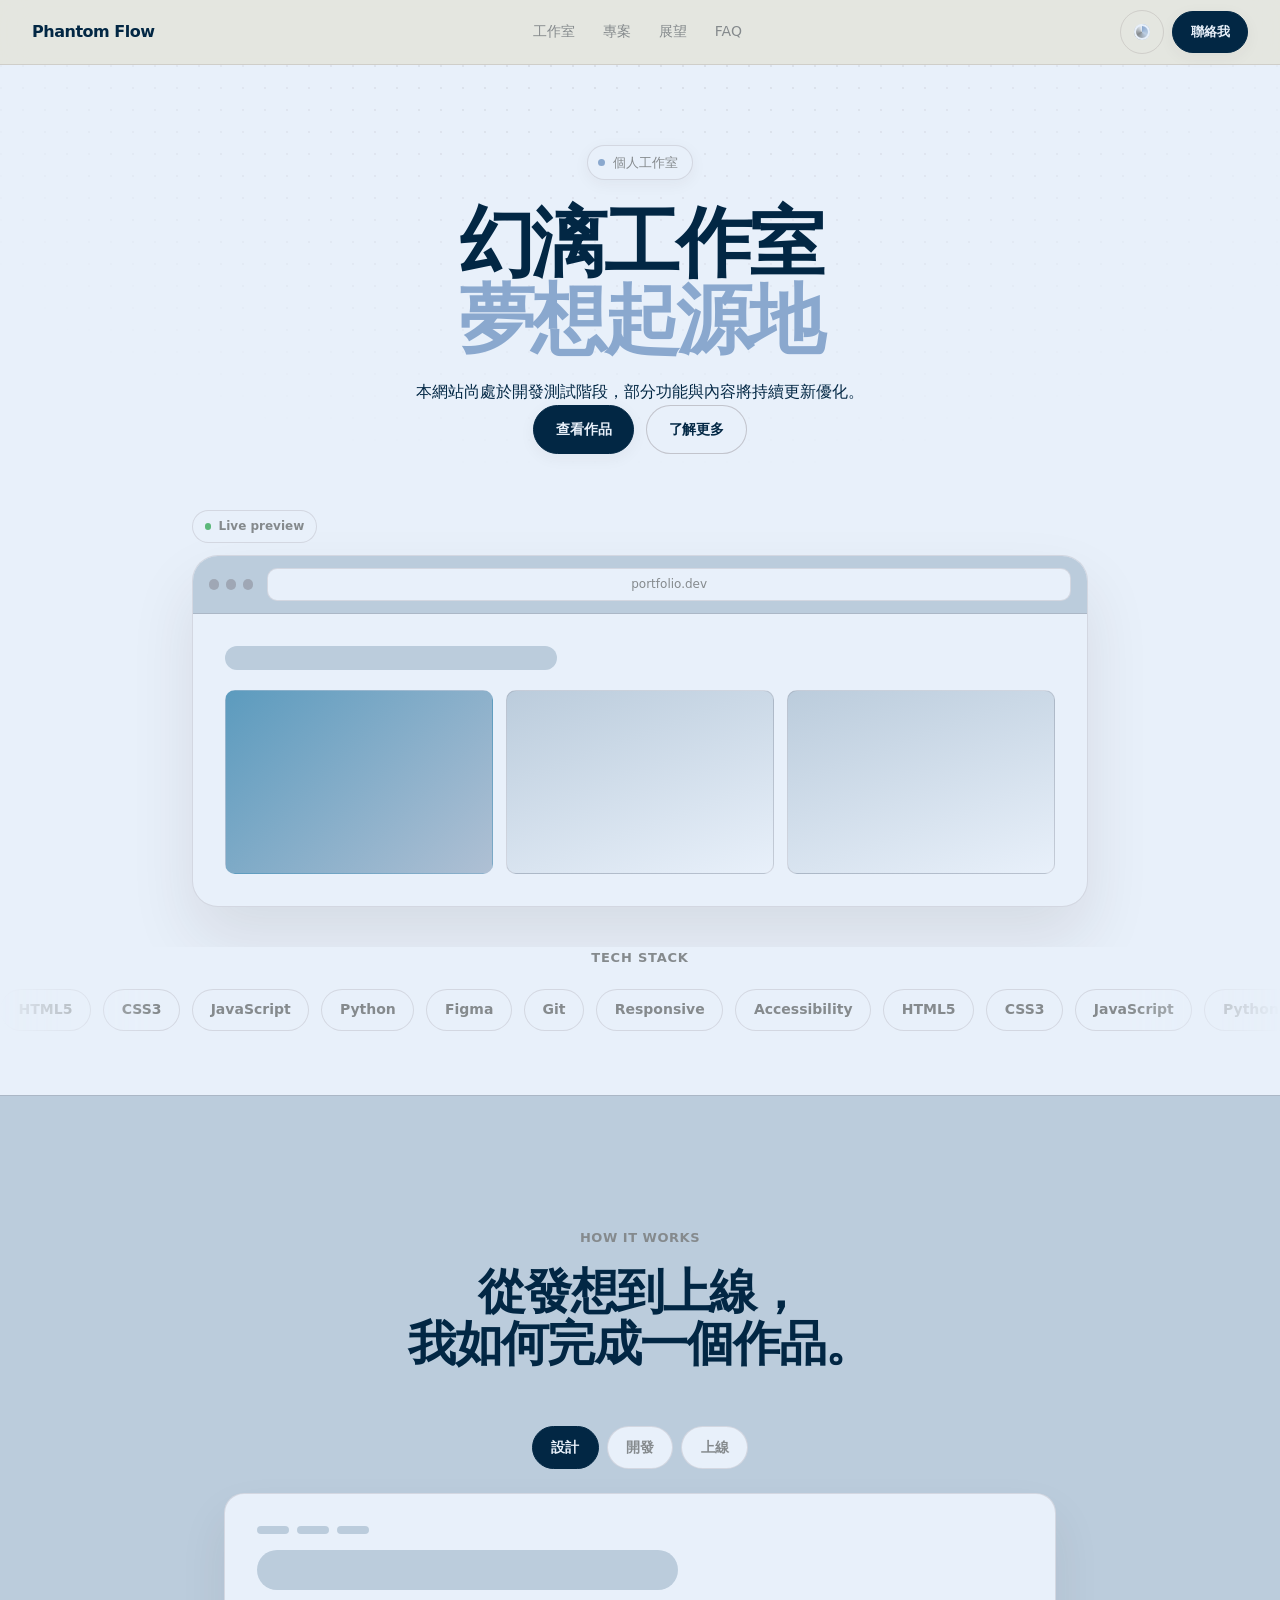
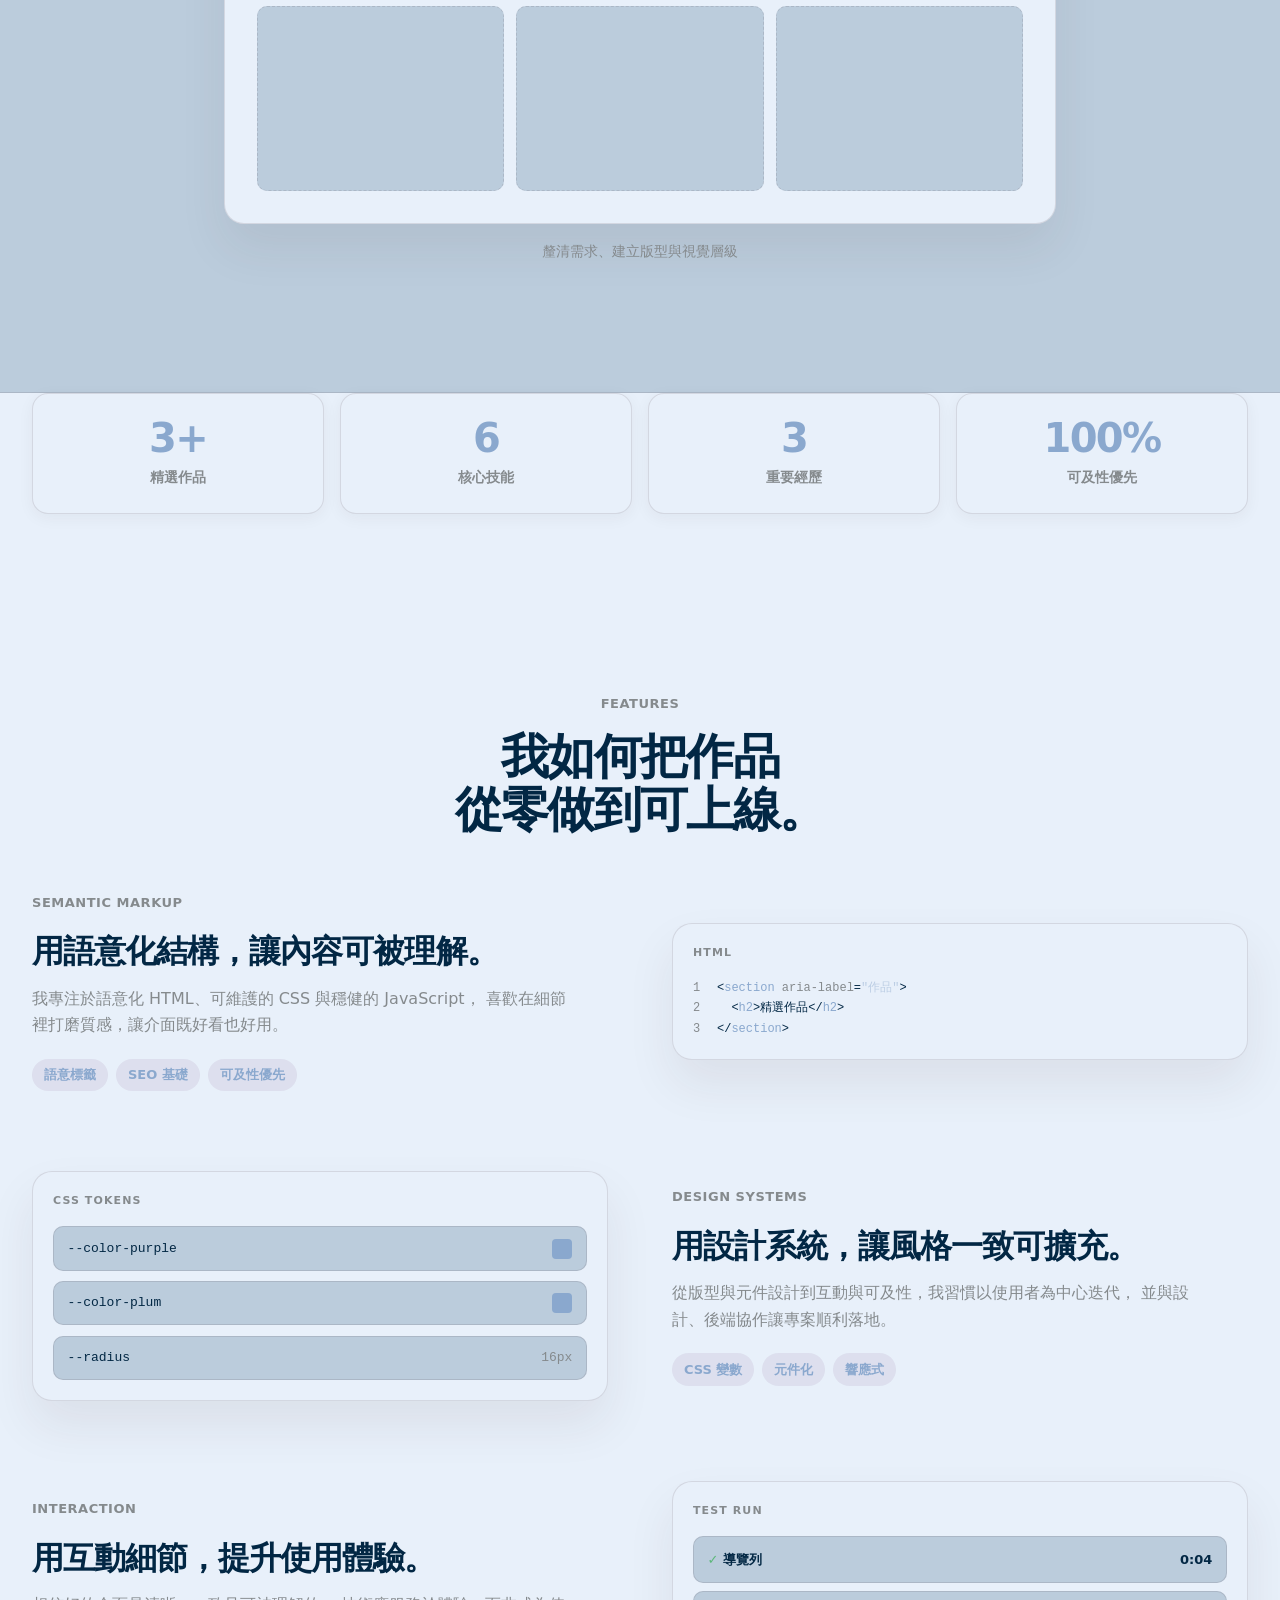
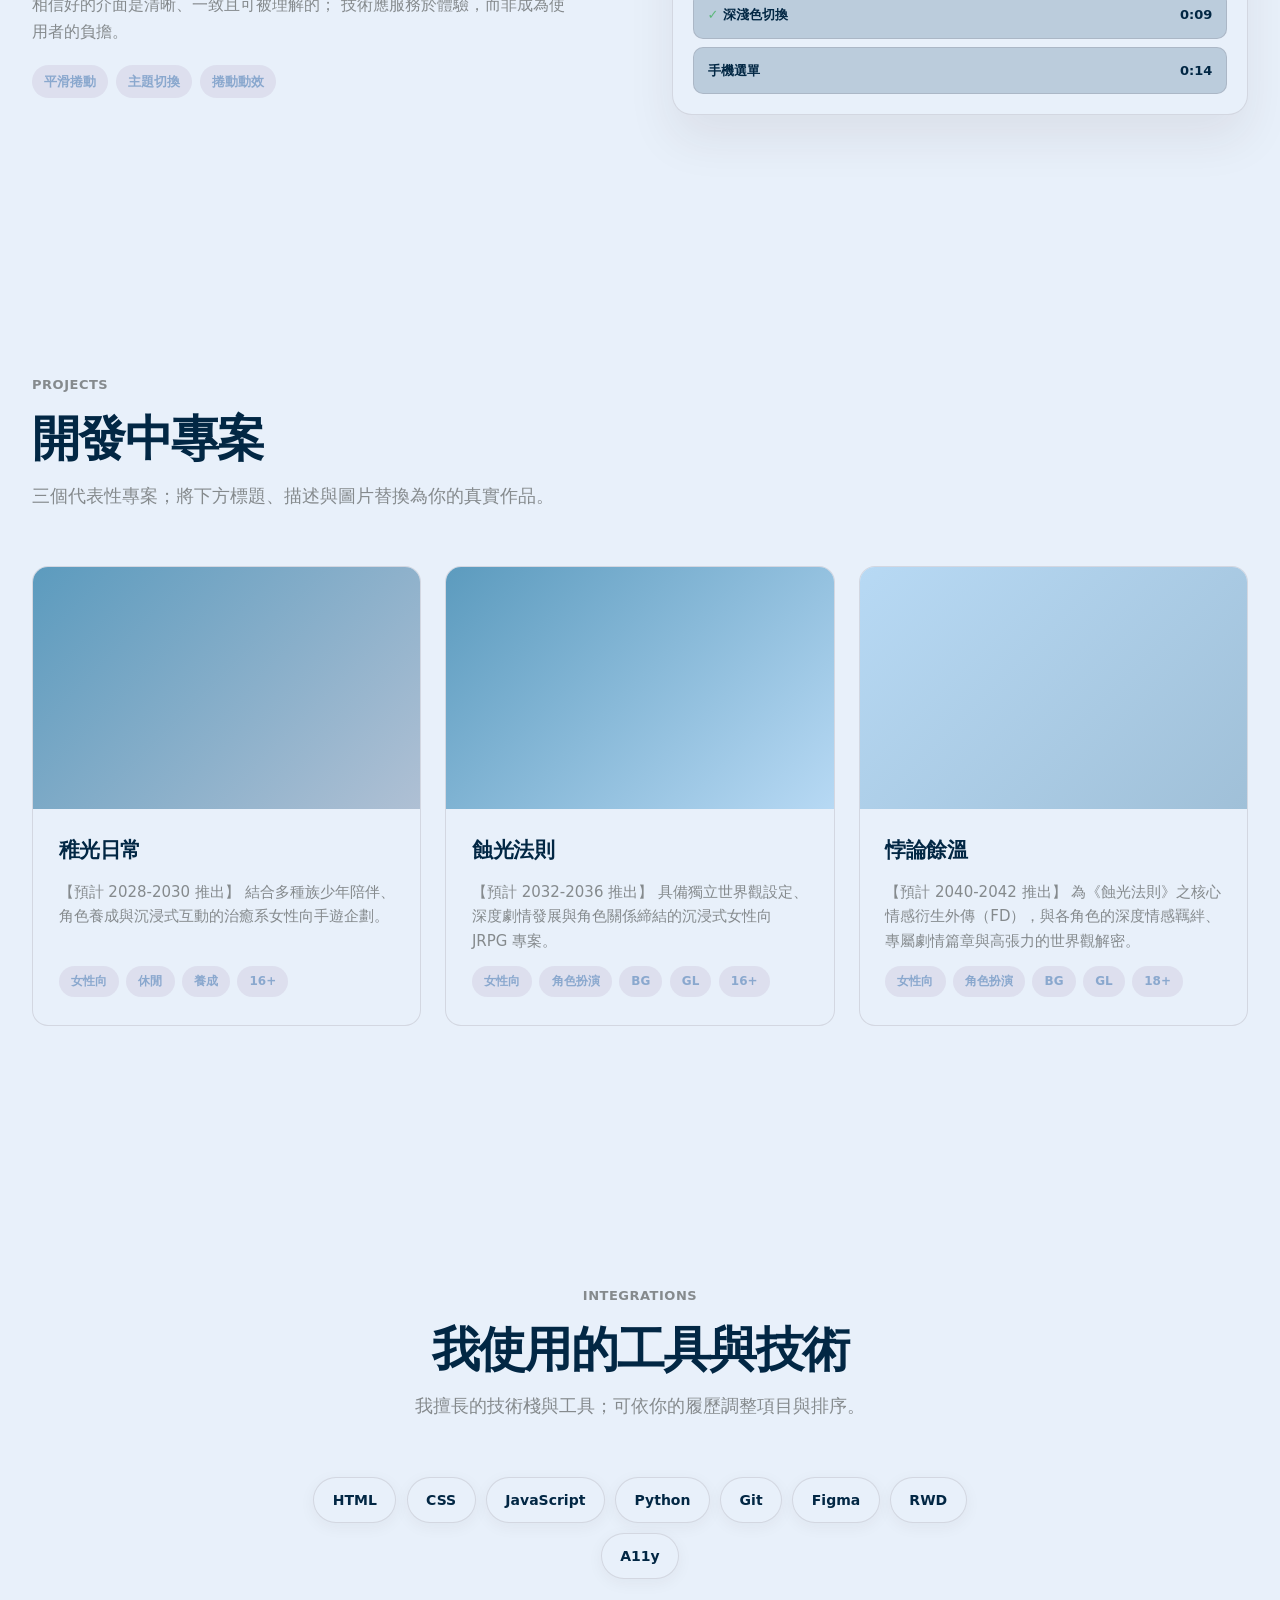
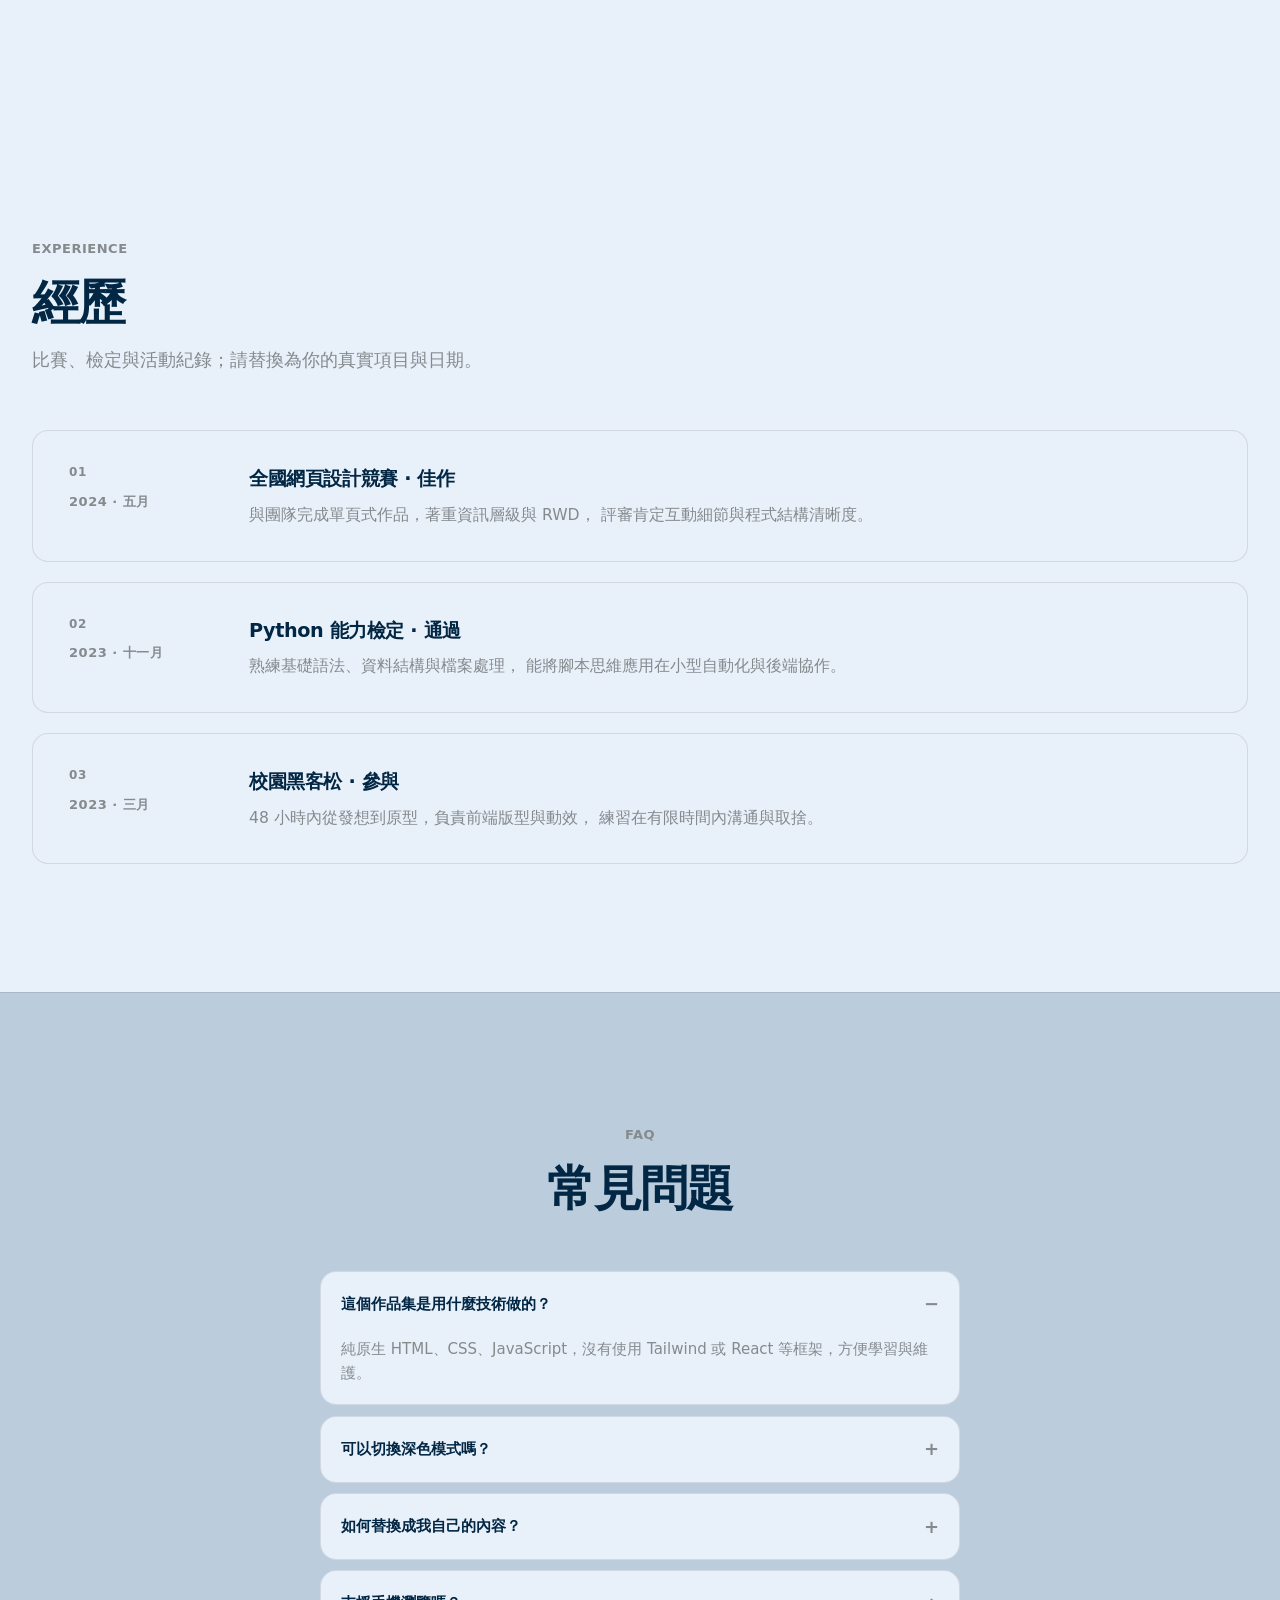
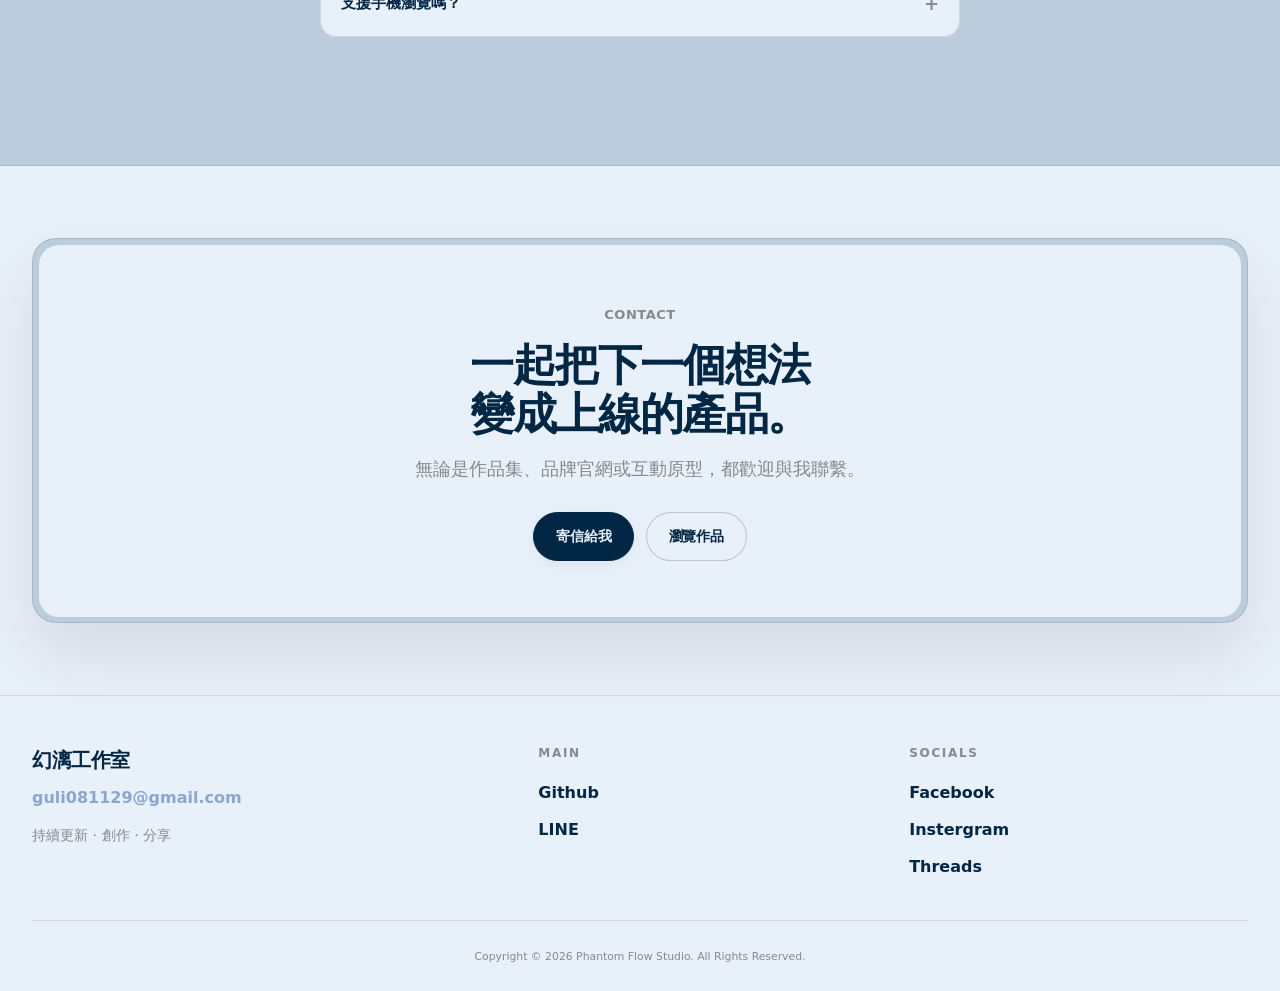
<file: index.html>
<!DOCTYPE html>
<html lang="zh-Hant">
  <head>
    <meta charset="UTF-8" />
    <meta name="viewport" content="width=device-width, initial-scale=1.0" />
    <meta
      name="description"
      content="幻漓工作室" />
    <title>幻漓工作室</title>
    <link rel="icon" type="image/png" href="logo.png" />
    <link rel="preconnect" href="https://fonts.googleapis.com" />
    <link rel="preconnect" href="https://fonts.gstatic.com" crossorigin />
    
    <link rel="stylesheet" href="style.css" />
    <script src="script.js" defer></script>
  </head>
  <body>
    <!-- 可替換：網站標題、導覽文案、各區塊內容與連結 -->

   

    <header class="site-header">
      <div class="header-inner">
        <a class="logo" href="#hero" aria-label="回到頁首">Phantom Flow</a>

        <button
          type="button"
          class="nav-toggle"
          id="nav-toggle"
          aria-expanded="false"
          aria-controls="site-nav"
          aria-label="開啟選單"
        >
          <span class="nav-toggle-bar" aria-hidden="true"></span>
          <span class="nav-toggle-bar" aria-hidden="true"></span>
        </button>

        <nav class="site-nav" id="site-nav" aria-label="主要導覽">
          <ul class="nav-list">
            <li><a href="#about">工作室</a></li>
            <li><a href="#projects">專案</a></li>
            <li><a href="#skills">展望</a></li>
            <li><a href="#faq">FAQ</a></li>
          </ul>
        </nav>

        <div class="header-actions">
          <button
            type="button"
            class="theme-toggle"
            id="theme-toggle"
            aria-label="切換淺色或深色主題"
          ></button>
          <a class="btn btn--primary btn--sm header-cta" href="#footer">聯絡我</a>
        </div>
      </div>
    </header>

    <main id="main">
      <!-- Hero：居中標題 + 全寬預覽框（minitap 風格） -->
      <section id="hero" class="hero section">
        <div class="hero-bg" aria-hidden="true"></div>
        <div class="container hero-stack">
          <div class="hero-copy reveal">
            <p class="badge">
              <span class="badge-dot" aria-hidden="true"></span>個人工作室</p>
            <h1 class="hero-title">
              幻漓工作室<br />
              <span class="hero-title-accent">夢想起源地</span>
            </h1>
            <p></p>本網站尚處於開發測試階段，部分功能與內容將持續更新優化。</p>
            </p>
            <div class="hero-actions">
              <a class="btn btn--primary" href="#projects">查看作品</a>
              <a class="btn btn--secondary" href="#about">了解更多</a>
            </div>
          </div>

          <div class="hero-demo reveal">
            <div class="demo-chip">
              <span class="demo-chip__dot" aria-hidden="true"></span>
              Live preview
            </div>
            <div class="browser-frame browser-frame--hero">
              <div class="browser-frame__bar">
                <span></span><span></span><span></span>
                <div class="browser-frame__url">portfolio.dev</div>
              </div>
              <div class="browser-frame__body browser-frame__body--hero">
                <div class="mock-hero-bar"></div>
                <div class="mock-grid">
                  <div class="mock-card mock-card--accent"></div>
                  <div class="mock-card"></div>
                  <div class="mock-card"></div>
                </div>
              </div>
            </div>
          </div>
        </div>
      </section>

      <!-- Logo 跑馬燈 -->
      <section class="marquee section-marquee" aria-label="技術與工具">
        <div class="container">
          <p class="marquee-label">Tech stack</p>
        </div>
        <div class="marquee-viewport" aria-hidden="true">
          <ul class="marquee-track">
            <li>HTML5</li>
            <li>CSS3</li>
            <li>JavaScript</li>
            <li>Python</li>
            <li>Figma</li>
            <li>Git</li>
            <li>Responsive</li>
            <li>Accessibility</li>
            <li>HTML5</li>
            <li>CSS3</li>
            <li>JavaScript</li>
            <li>Python</li>
            <li>Figma</li>
            <li>Git</li>
            <li>Responsive</li>
            <li>Accessibility</li>
          </ul>
        </div>
      </section>

      <!-- How it works：Tab 切換 -->
      <section id="how" class="section section-how">
        <div class="container">
          <header class="section-header section-header--center reveal">
            <p class="section-label">How it works</p>
            <h2>從發想到上線，<br />我如何完成一個作品。</h2>
          </header>

          <div class="tabs reveal" role="tablist" aria-label="工作流程">
            <button
              type="button"
              class="tabs__btn is-active"
              role="tab"
              id="tab-design"
              aria-selected="true"
              aria-controls="panel-design"
              data-tab="design"
            >
              設計
            </button>
            <button
              type="button"
              class="tabs__btn"
              role="tab"
              id="tab-build"
              aria-selected="false"
              aria-controls="panel-build"
              data-tab="build"
            >
              開發
            </button>
            <button
              type="button"
              class="tabs__btn"
              role="tab"
              id="tab-ship"
              aria-selected="false"
              aria-controls="panel-ship"
              data-tab="ship"
            >
              上線
            </button>
          </div>

          <div class="tab-panels reveal">
            <article
              class="tab-panel is-active"
              role="tabpanel"
              id="panel-design"
              aria-labelledby="tab-design"
              data-panel="design"
            >
              <div class="tab-panel__frame">
                <div class="mock-wireframe">
                  <div class="mock-wireframe__row">
                    <span></span><span></span><span></span>
                  </div>
                  <div class="mock-wireframe__block mock-wireframe__block--lg"></div>
                  <div class="mock-wireframe__cols">
                    <div></div><div></div><div></div>
                  </div>
                </div>
              </div>
              <p class="tab-panel__caption">釐清需求、建立版型與視覺層級</p>
            </article>
            <article
              class="tab-panel"
              role="tabpanel"
              id="panel-build"
              aria-labelledby="tab-build"
              data-panel="build"
              hidden
            >
              <div class="tab-panel__frame">
                <div class="mock-code">
                  <p><span class="mock-code__n">1</span><span class="mock-code__k">const</span> app = document.querySelector(<span class="mock-code__s">'.app'</span>);</p>
                  <p><span class="mock-code__n">2</span>app.classList.add(<span class="mock-code__s">'is-ready'</span>);</p>
                  <p><span class="mock-code__n">3</span><span class="mock-code__c">// 語意化 HTML + 模組化 CSS</span></p>
                </div>
              </div>
              <p class="tab-panel__caption">原生 HTML / CSS / JS，結構清晰可維護</p>
            </article>
            <article
              class="tab-panel"
              role="tabpanel"
              id="panel-ship"
              aria-labelledby="tab-ship"
              data-panel="ship"
              hidden
            >
              <div class="tab-panel__frame">
                <div class="mock-status">
                  <div class="mock-status__row mock-status__row--ok">
                    <span>RWD 檢查</span><span>通過</span>
                  </div>
                  <div class="mock-status__row mock-status__row--ok">
                    <span>可及性</span><span>通過</span>
                  </div>
                  <div class="mock-status__row">
                    <span>部署</span><span>Ready</span>
                  </div>
                </div>
              </div>
              <p class="tab-panel__caption">測試、優化，交付可上線的版本</p>
            </article>
          </div>
        </div>
      </section>

      <!-- Stats -->
      <section class="stats section" aria-label="重點數據">
        <div class="container">
          <ul class="stats-grid">
            <li class="stat-item reveal">
              <span class="stat-value">3+</span>
              <span class="stat-label">精選作品</span>
            </li>
            <li class="stat-item reveal">
              <span class="stat-value">6</span>
              <span class="stat-label">核心技能</span>
            </li>
            <li class="stat-item reveal">
              <span class="stat-value">3</span>
              <span class="stat-label">重要經歷</span>
            </li>
            <li class="stat-item reveal">
              <span class="stat-value">100%</span>
              <span class="stat-label">可及性優先</span>
            </li>
          </ul>
        </div>
      </section>

      <!-- Features：左右交替展示（minitap product 區塊） -->
      <section id="about" class="section section-features">
        <div class="container">
          <header class="section-header section-header--center reveal">
            <p class="section-label">Features</p>
            <h2>我如何把作品<br />從零做到可上線。</h2>
          </header>

          <div class="showcase-list">
            <article class="showcase-row reveal">
              <div class="showcase-copy">
                <p class="showcase-label">Semantic markup</p>
                <h3>用語意化結構，讓內容可被理解。</h3>
                <p>
                  我專注於語意化 HTML、可維護的 CSS 與穩健的 JavaScript，
                  喜歡在細節裡打磨質感，讓介面既好看也好用。
                </p>
                <ul class="pill-list">
                  <li>語意標籤</li>
                  <li>SEO 基礎</li>
                  <li>可及性優先</li>
                </ul>
              </div>
              <div class="showcase-panel">
                <div class="panel-card">
                  <p class="panel-card__tag">HTML</p>
                  <div class="mock-code mock-code--sm">
                    <p><span class="mock-code__n">1</span>&lt;<span class="mock-code__k">section</span> <span class="mock-code__a">aria-label</span>=<span class="mock-code__s">"作品"</span>&gt;</p>
                    <p><span class="mock-code__n">2</span>&nbsp;&nbsp;&lt;<span class="mock-code__k">h2</span>&gt;精選作品&lt;/<span class="mock-code__k">h2</span>&gt;</p>
                    <p><span class="mock-code__n">3</span>&lt;/<span class="mock-code__k">section</span>&gt;</p>
                  </div>
                </div>
              </div>
            </article>

            <article class="showcase-row showcase-row--reverse reveal">
              <div class="showcase-copy">
                <p class="showcase-label">Design systems</p>
                <h3>用設計系統，讓風格一致可擴充。</h3>
                <p>
                  從版型與元件設計到互動與可及性，我習慣以使用者為中心迭代，
                  並與設計、後端協作讓專案順利落地。
                </p>
                <ul class="pill-list">
                  <li>CSS 變數</li>
                  <li>元件化</li>
                  <li>響應式</li>
                </ul>
              </div>
              <div class="showcase-panel">
                <div class="panel-card">
                  <p class="panel-card__tag">CSS tokens</p>
                  <div class="mock-tokens">
                    <div><span>--color-purple</span><i></i></div>
                    <div><span>--color-plum</span><i></i></div>
                    <div><span>--radius</span><span class="mock-tokens__val">16px</span></div>
                  </div>
                </div>
              </div>
            </article>

            <article class="showcase-row reveal">
              <div class="showcase-copy">
                <p class="showcase-label">Interaction</p>
                <h3>用互動細節，提升使用體驗。</h3>
                <p>
                  相信好的介面是清晰、一致且可被理解的；
                  技術應服務於體驗，而非成為使用者的負擔。
                </p>
                <ul class="pill-list">
                  <li>平滑捲動</li>
                  <li>主題切換</li>
                  <li>捲動動效</li>
                </ul>
              </div>
              <div class="showcase-panel">
                <div class="panel-card">
                  <p class="panel-card__tag">Test run</p>
                  <div class="mock-checklist">
                    <div class="mock-checklist__item mock-checklist__item--ok">
                      <span>導覽列</span><span>0:04</span>
                    </div>
                    <div class="mock-checklist__item mock-checklist__item--ok">
                      <span>深淺色切換</span><span>0:09</span>
                    </div>
                    <div class="mock-checklist__item">
                      <span>手機選單</span><span>0:14</span>
                    </div>
                  </div>
                </div>
              </div>
            </article>
          </div>
        </div>
      </section>

      <!-- Projects -->
      <section id="projects" class="section section-projects">
        <div class="container">
          <header class="section-header reveal">
            <p class="section-label">Projects</p>
            <h2>開發中專案</h2>
            <p class="section-lead">
              三個代表性專案；將下方標題、描述與圖片替換為你的真實作品。
            </p>
          </header>

          <div class="projects-grid">
            <article class="project-card reveal">
              <div class="project-thumb" role="img" aria-label="作品一預覽圖佔位"></div>
              <div class="project-body">
                <h3>稚光日常</h3>
                <p>
                  【預計 2028-2030 推出】
                  結合多種族少年陪伴、角色養成與沉浸式互動的治癒系女性向手遊企劃。
                </p>
                <ul class="tags" aria-label="使用技術">
                  <li>女性向</li>
                  <li>休閒</li>
                  <li>養成</li>
                  <li>16+</li>
                </ul>
              </div>
            </article>

            <article class="project-card reveal">
              <div class="project-thumb project-thumb--alt" role="img" aria-label="作品二預覽圖佔位"></div>
              <div class="project-body">
                <h3>蝕光法則</h3>
                <p>
                  【預計 2032-2036 推出】
                  具備獨立世界觀設定、深度劇情發展與角色關係締結的沉浸式女性向 JRPG 專案。
                </p>
                <ul class="tags" aria-label="使用技術">
                  <li>女性向</li>
                  <li>角色扮演</li>
                  <li>BG</li>
                  <li>GL</li>
                  <li>16+</li>
                </ul>
              </div>
            </article>

            <article class="project-card reveal">
              <div class="project-thumb project-thumb--alt2" role="img" aria-label="作品三預覽圖佔位"></div>
              <div class="project-body">
                <h3>悖論餘溫</h3>
                <p>
                  【預計 2040-2042 推出】
                  為《蝕光法則》之核心情感衍生外傳（FD），與各角色的深度情感羈絆、專屬劇情篇章與高張力的世界觀解密。
                </p>
                <ul class="tags" aria-label="使用技術">
                  <li>女性向</li>
                  <li>角色扮演</li>
                  <li>BG</li>
                  <li>GL</li>
                  <li>18+</li>
                </ul>
              </div>
            </article>
          </div>
        </div>
      </section>

      <!-- Skills：整合標籤牆 -->
      <section id="skills" class="section section-skills">
        <div class="container">
          <header class="section-header section-header--center reveal">
            <p class="section-label">Integrations</p>
            <h2>我使用的工具與技術</h2>
            <p class="section-lead">
              我擅長的技術棧與工具；可依你的履歷調整項目與排序。
            </p>
          </header>
          <ul class="integration-grid reveal">
            <li>HTML</li>
            <li>CSS</li>
            <li>JavaScript</li>
            <li>Python</li>
            <li>Git</li>
            <li>Figma</li>
            <li>RWD</li>
            <li>A11y</li>
          </ul>
        </div>
      </section>

      <!-- Experience -->
      <section id="experience" class="section section-experience">
        <div class="container">
          <header class="section-header reveal">
            <p class="section-label">Experience</p>
            <h2>經歷</h2>
            <p class="section-lead">
              比賽、檢定與活動紀錄；請替換為你的真實項目與日期。
            </p>
          </header>
          <ul class="experience-list">
            <li class="experience-item reveal">
              <div class="experience-item__meta">
                <span class="experience-index" aria-hidden="true">01</span>
                <time class="timeline-date" datetime="2024-05">2024 · 五月</time>
              </div>
              <div class="experience-item__body">
                <h3>全國網頁設計競賽 · 佳作</h3>
                <p>
                  與團隊完成單頁式作品，著重資訊層級與 RWD，
                  評審肯定互動細節與程式結構清晰度。
                </p>
              </div>
            </li>
            <li class="experience-item reveal">
              <div class="experience-item__meta">
                <span class="experience-index" aria-hidden="true">02</span>
                <time class="timeline-date" datetime="2023-11">2023 · 十一月</time>
              </div>
              <div class="experience-item__body">
                <h3>Python 能力檢定 · 通過</h3>
                <p>
                  熟練基礎語法、資料結構與檔案處理，
                  能將腳本思維應用在小型自動化與後端協作。
                </p>
              </div>
            </li>
            <li class="experience-item reveal">
              <div class="experience-item__meta">
                <span class="experience-index" aria-hidden="true">03</span>
                <time class="timeline-date" datetime="2023-03">2023 · 三月</time>
              </div>
              <div class="experience-item__body">
                <h3>校園黑客松 · 參與</h3>
                <p>
                  48 小時內從發想到原型，負責前端版型與動效，
                  練習在有限時間內溝通與取捨。
                </p>
              </div>
            </li>
          </ul>
        </div>
      </section>

      <!-- FAQ -->
      <section id="faq" class="section section-faq">
        <div class="container">
          <header class="section-header section-header--center reveal">
            <p class="section-label">FAQ</p>
            <h2>常見問題</h2>
          </header>
          <div class="faq-list reveal">
            <details class="faq-item" open>
              <summary>這個作品集是用什麼技術做的？</summary>
              <p>純原生 HTML、CSS、JavaScript，沒有使用 Tailwind 或 React 等框架，方便學習與維護。</p>
            </details>
            <details class="faq-item">
              <summary>可以切換深色模式嗎？</summary>
              <p>可以。點右上角的主題切換按鈕，或在不同裝置上依照系統偏好顯示。</p>
            </details>
            <details class="faq-item">
              <summary>如何替換成我自己的內容？</summary>
              <p>主要修改 index.html 裡的文字與連結；配色在 style.css 最上方的 CSS 變數區調整。</p>
            </details>
            <details class="faq-item">
              <summary>支援手機瀏覽嗎？</summary>
              <p>支援。全站採響應式設計，導覽列在手機上會收合為選單。</p>
            </details>
          </div>
        </div>
      </section>

      <!-- CTA -->
      <section class="cta-banner section" aria-label="行動呼籲">
        <div class="container">
          <div class="cta-frame reveal">
            <div class="cta-frame__inner">
              <p class="section-label">Contact</p>
              <h2>一起把下一個想法<br />變成上線的產品。</h2>
              <p class="section-lead">
                無論是作品集、品牌官網或互動原型，都歡迎與我聯繫。
              </p>
              <div class="cta-banner__actions">
                <a class="btn btn--primary" href="mailto:hello@example.com">寄信給我</a>
                <a class="btn btn--secondary" href="#projects">瀏覽作品</a>
              </div>
            </div>
          </div>
        </div>
      </section>
    </main>

    <footer id="footer" class="site-footer">
      <div class="container footer-grid reveal">
        <div class="footer-brand">
          <p class="footer-name">幻漓工作室</p>
          <a class="footer-email" href="mailto:guli081129@gmail.com">guli081129@gmail.com</a>
          <p class="footer-tagline">持續更新 · 創作 · 分享</p>
        </div>

        <div class="footer-main">
          <p class="footer-nav__title">Main</p>
          <ul class="social-list" aria-label="社群連結">
            <li>
              <a href="https://github.com/Phantom-Flow-Studio" rel="noopener noreferrer" target="_blank">Github</a>
            </li>
            <li>
              <a href="https://line.me/R/ti/p/@950lfeic" rel="noopener noreferrer" target="_blank">LINE</a>
            </li>
          </ul>
        </div> 

        <div class="footer-social">
          <p class="footer-nav__title">Socials</p>
          <ul class="social-list" aria-label="社群連結">
            <li>
              <a href="https://www.facebook.com/share/1GurEFx4Wc/?mibextid=wwXIfr" rel="noopener noreferrer" target="_blank">Facebook</a>
            </li>
            <li>
              <a href="https://www.instagram.com/phantom.flow.studio?igsi=MWV2NTRqbXJuM2ZueA%3D%3D&utm_source=qr" rel="noopener noreferrer" target="_blank">Instergram</a>
            </li>
            <li>
              <a href="https://www.threads.com/@phantom.flow.studio?igshid=NTc4MTIwNjQ2YQ=="rel="noopener noreferrer" target="_blank">Threads</a>
            </li>
          </ul>
        </div>
      </div>
      <div class="container footer-bottom">
        <p class="copyright">
          <small>Copyright &copy; <span id="year"></span> Phantom Flow Studio. All Rights Reserved.</small>
        </p>
      </div>
    </footer>
  </body>
</html>
</file>
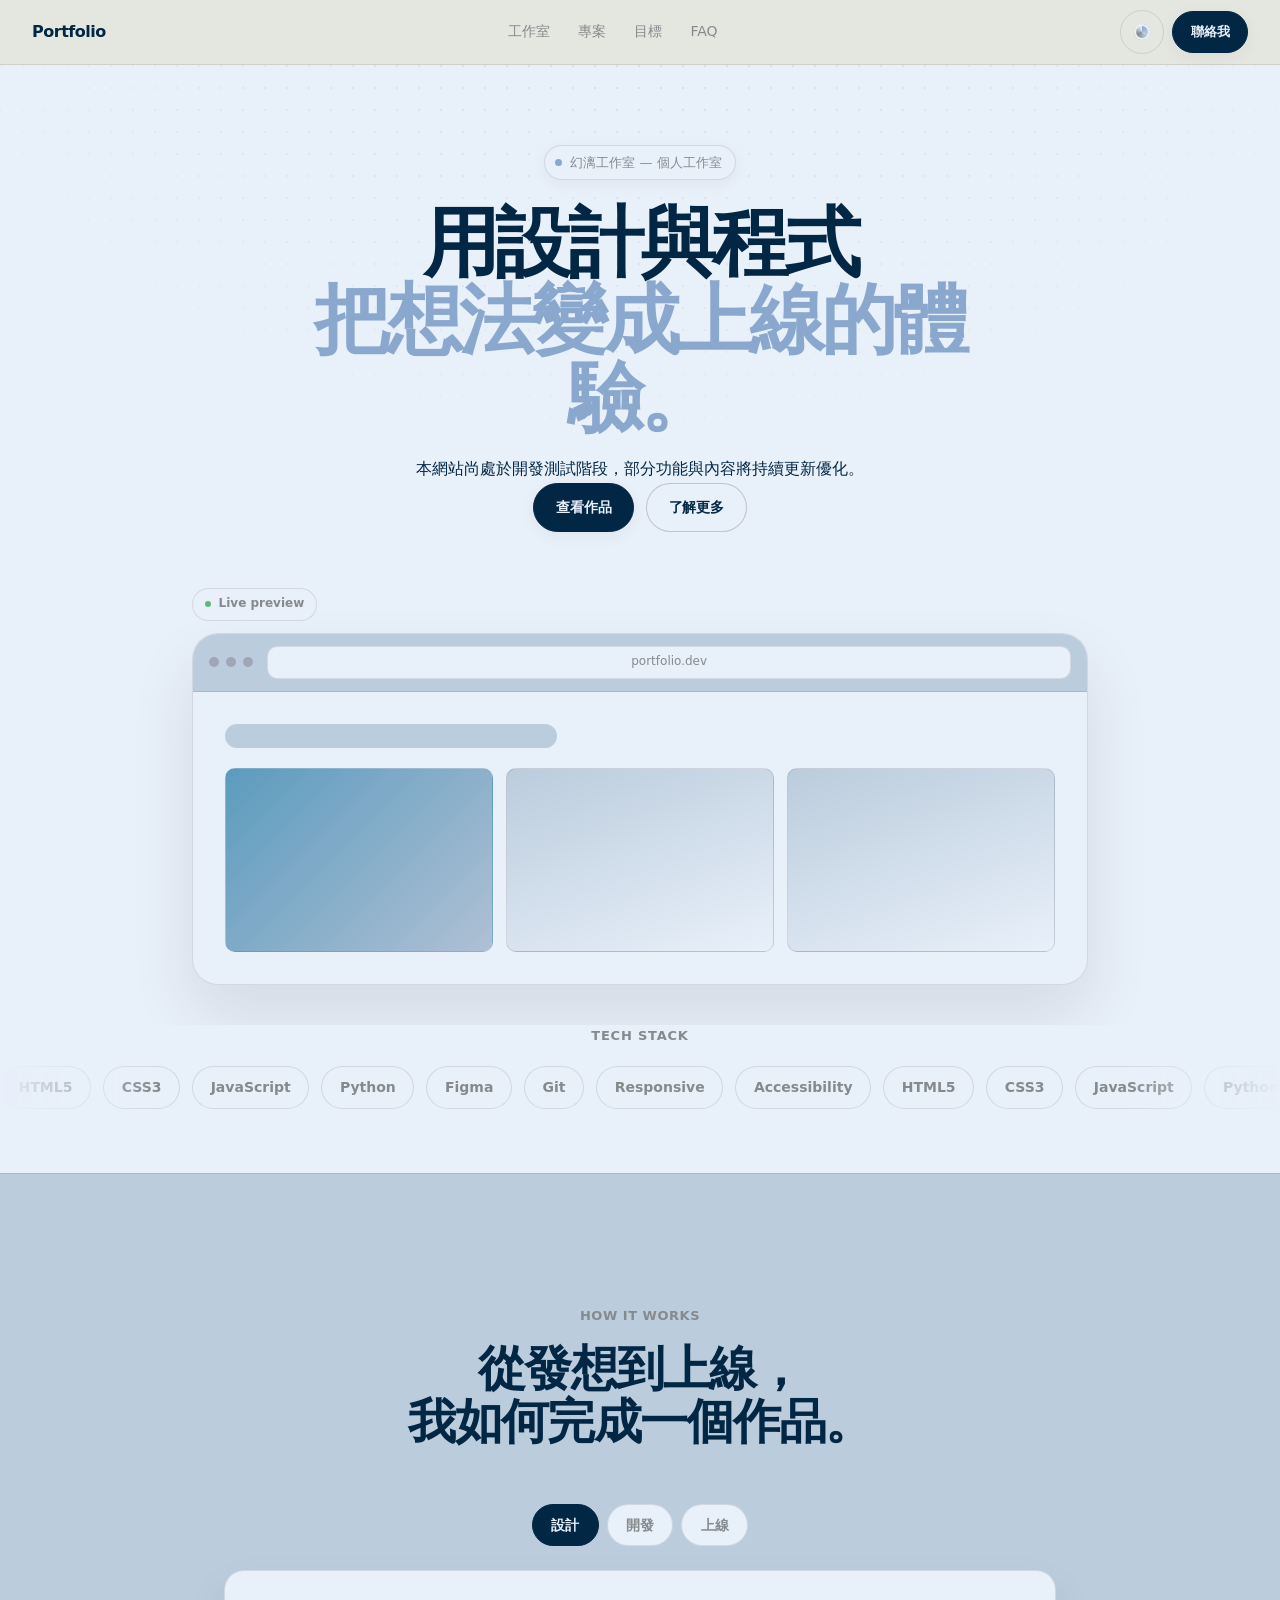
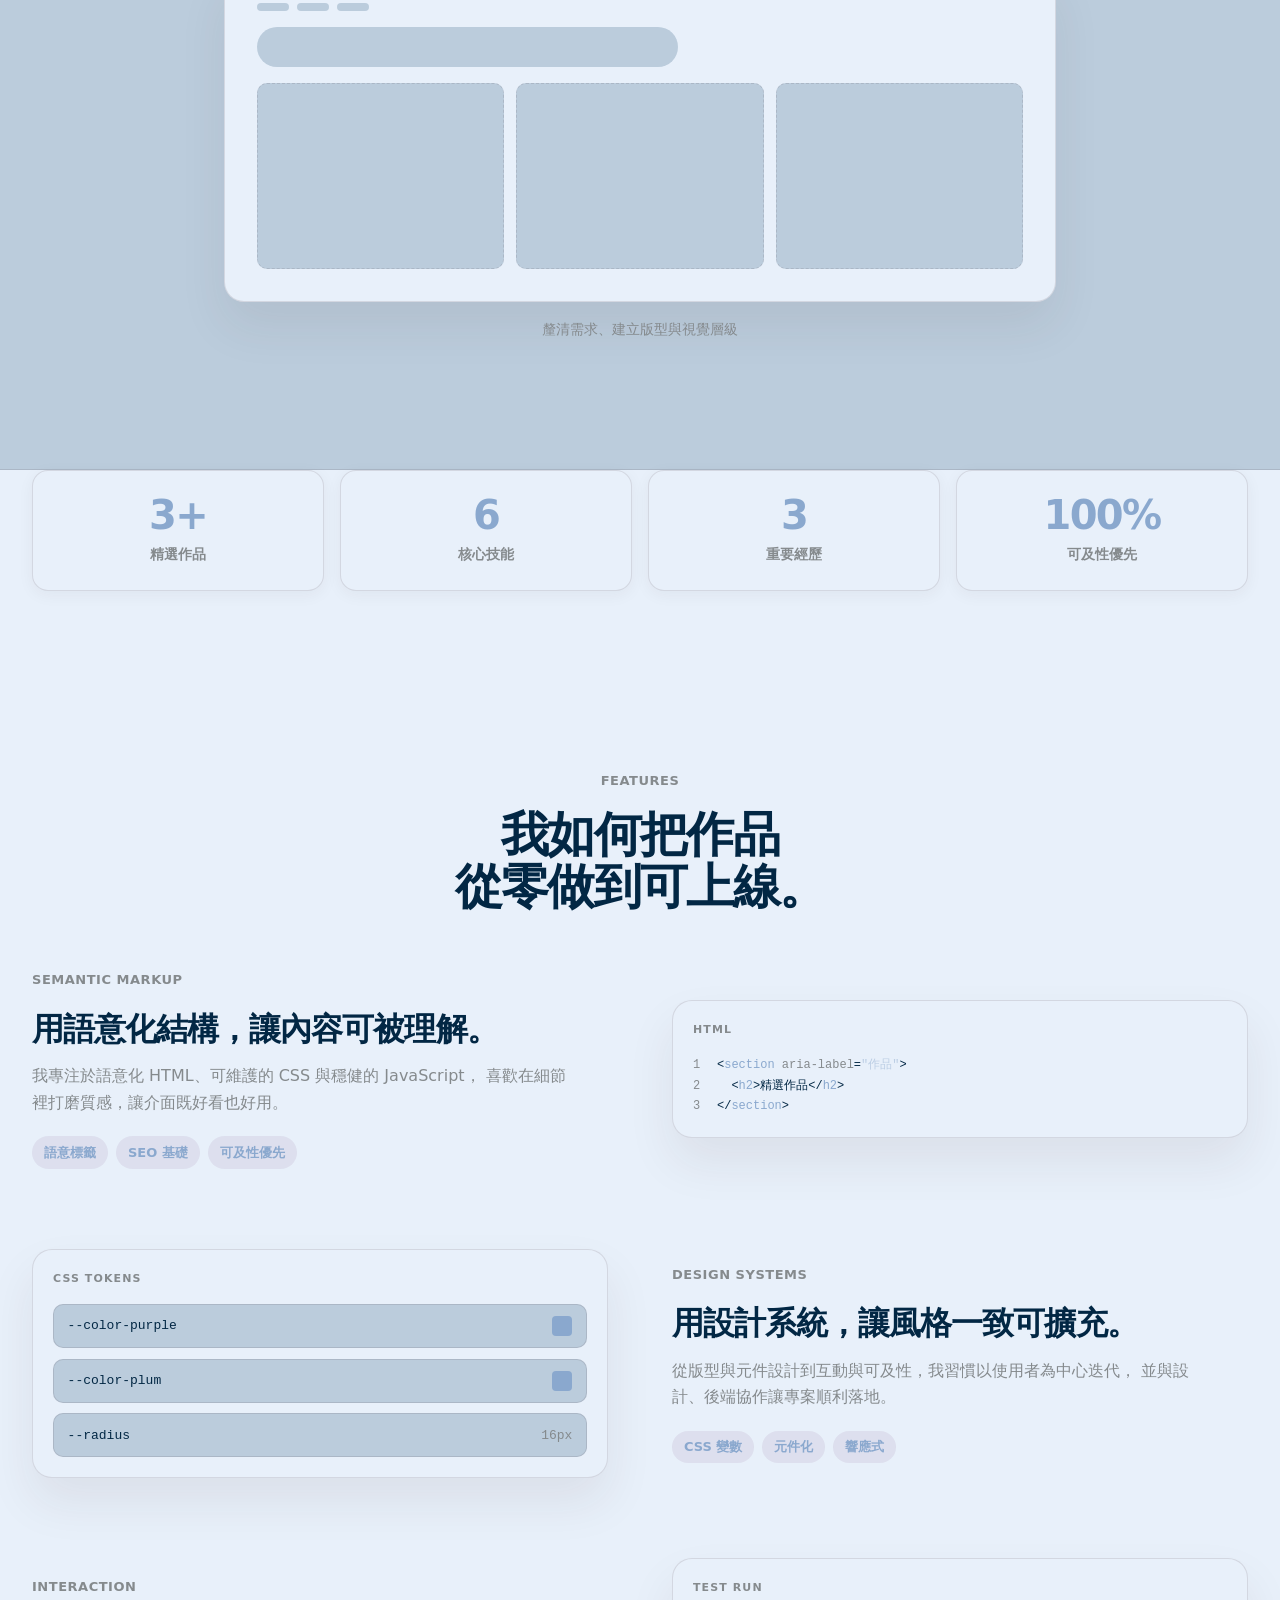
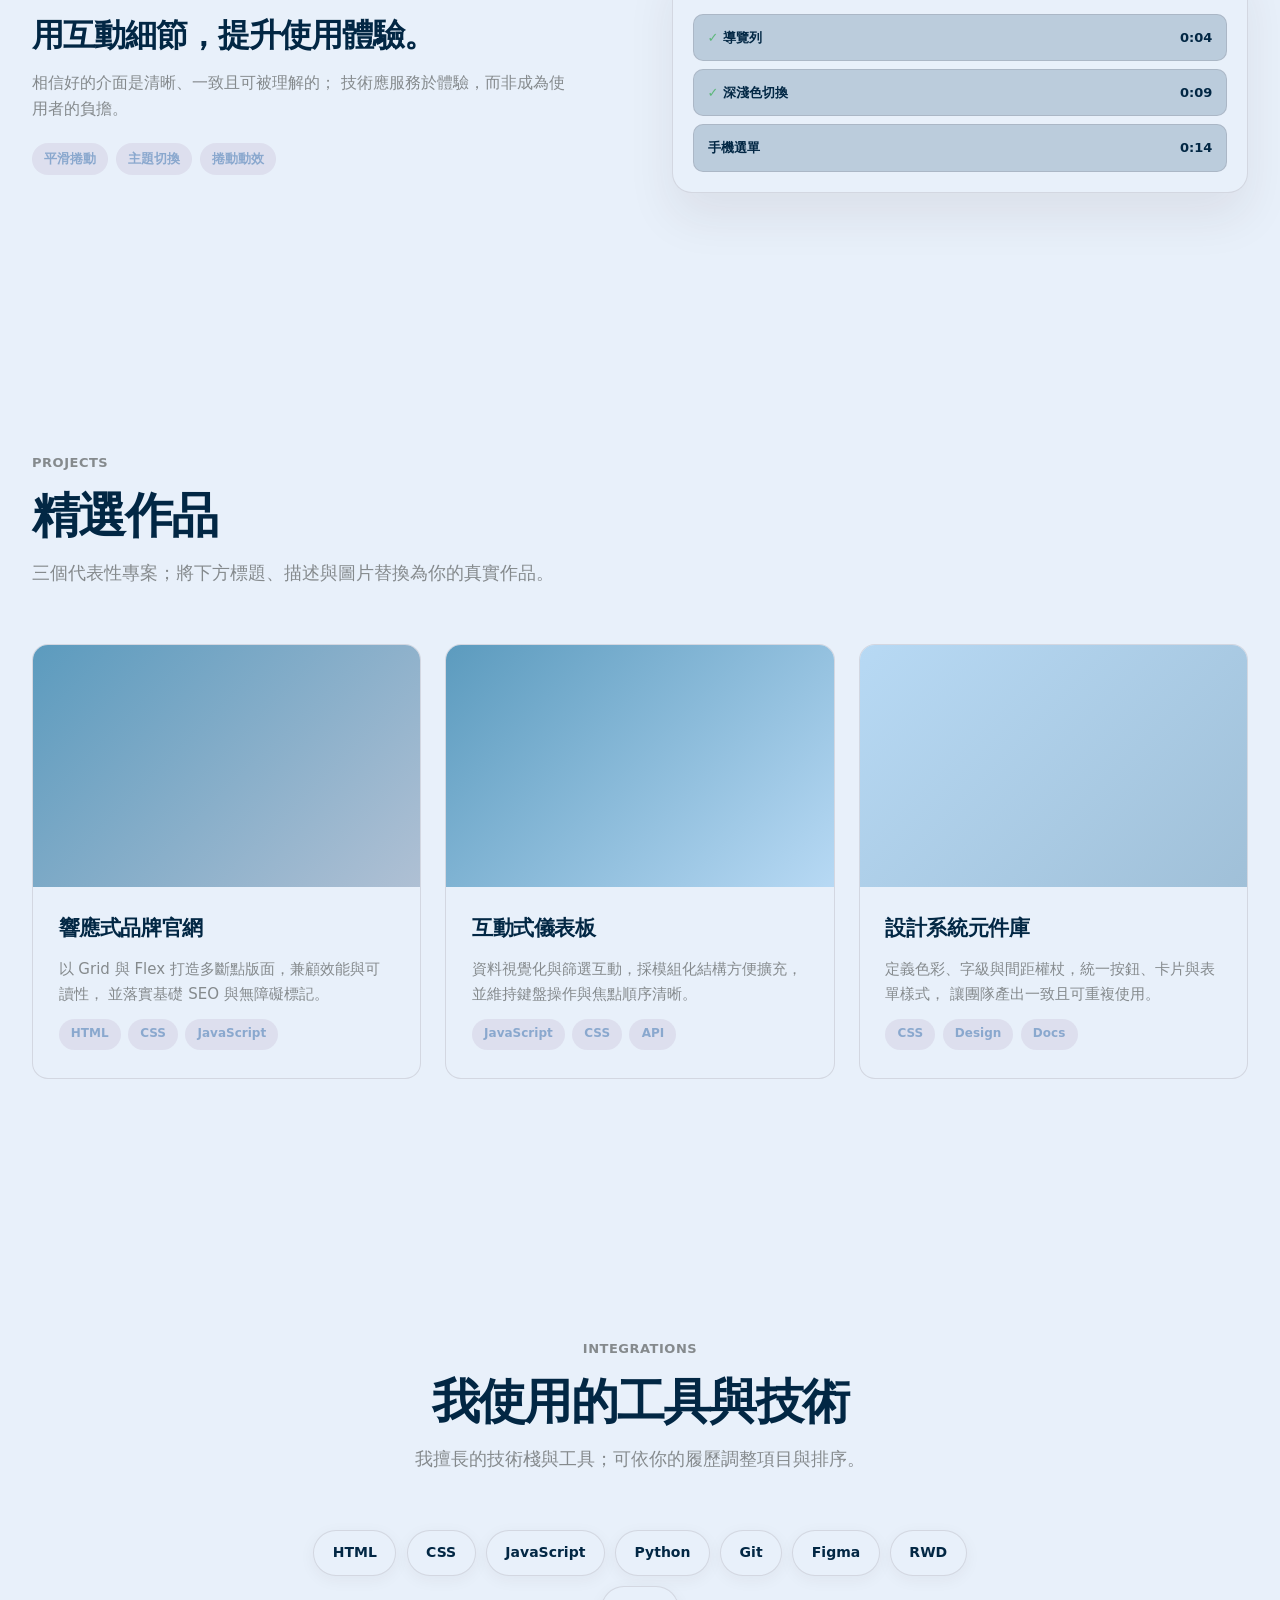
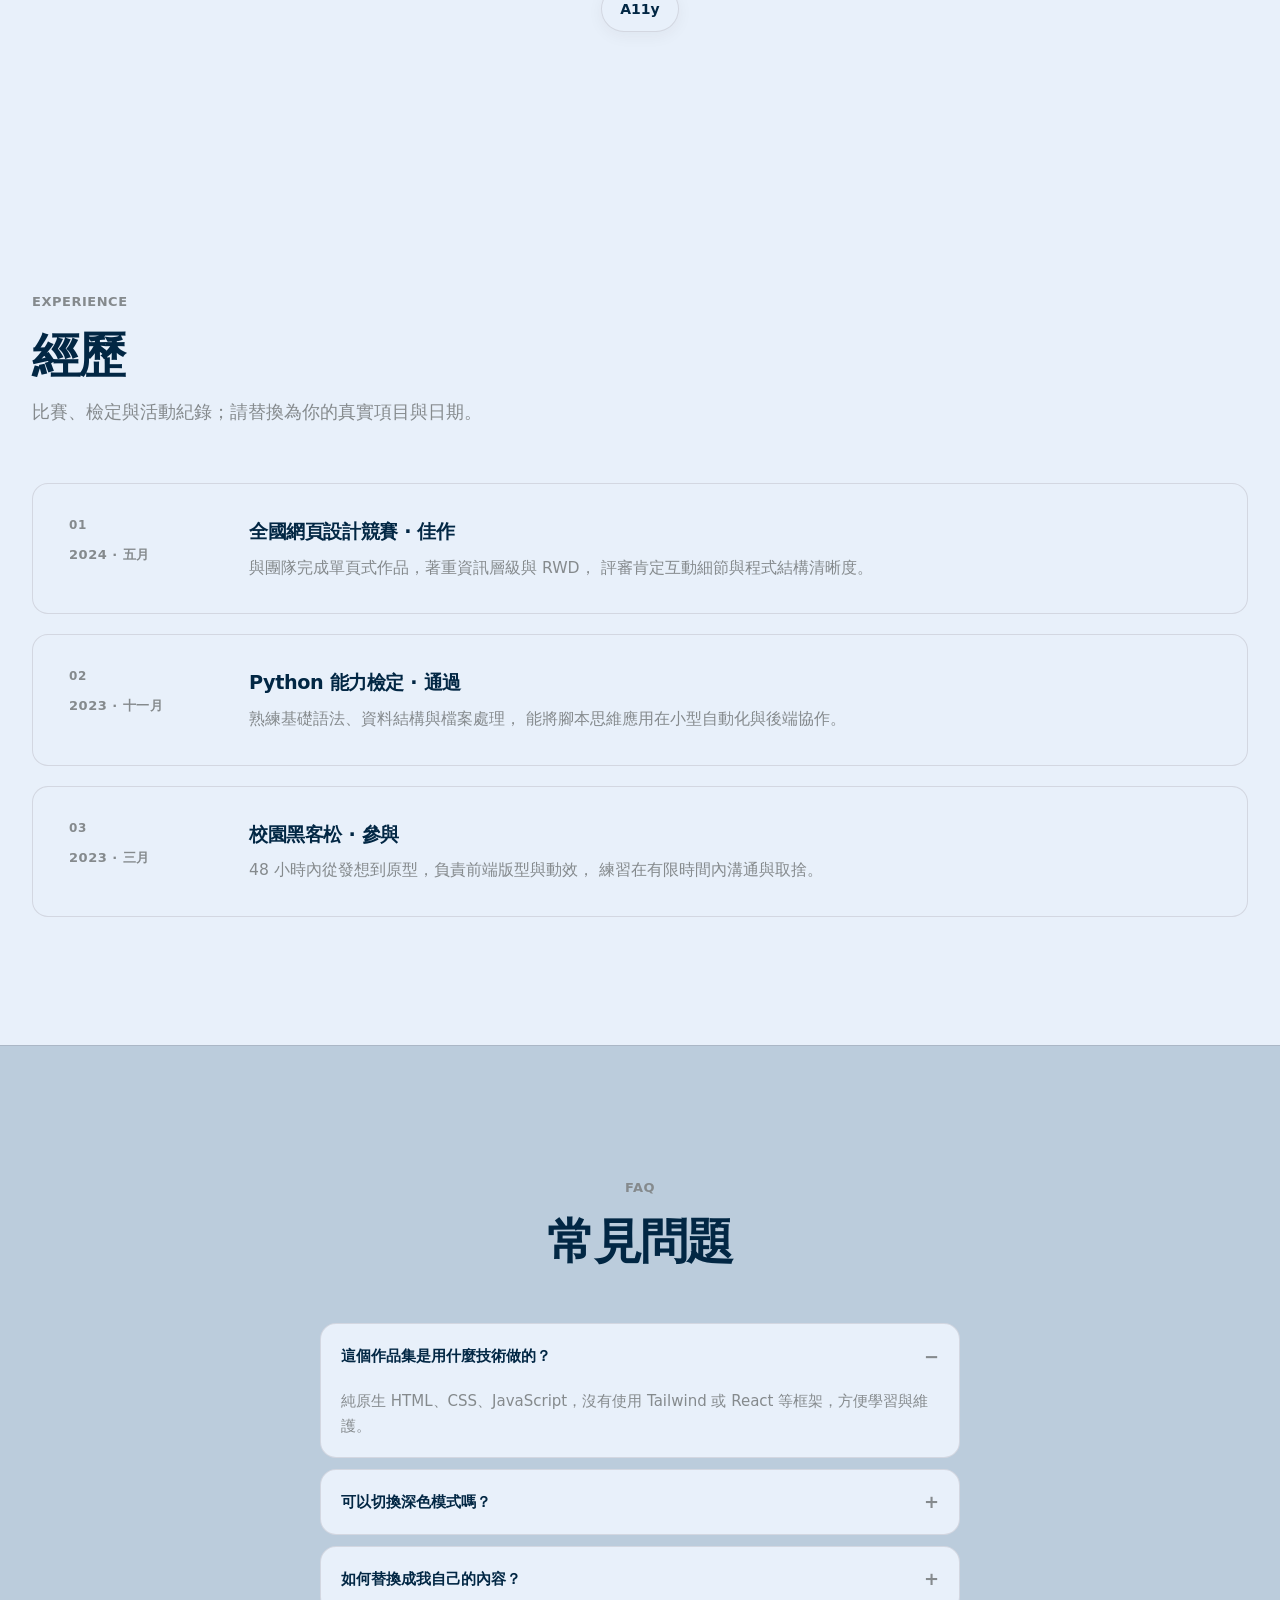
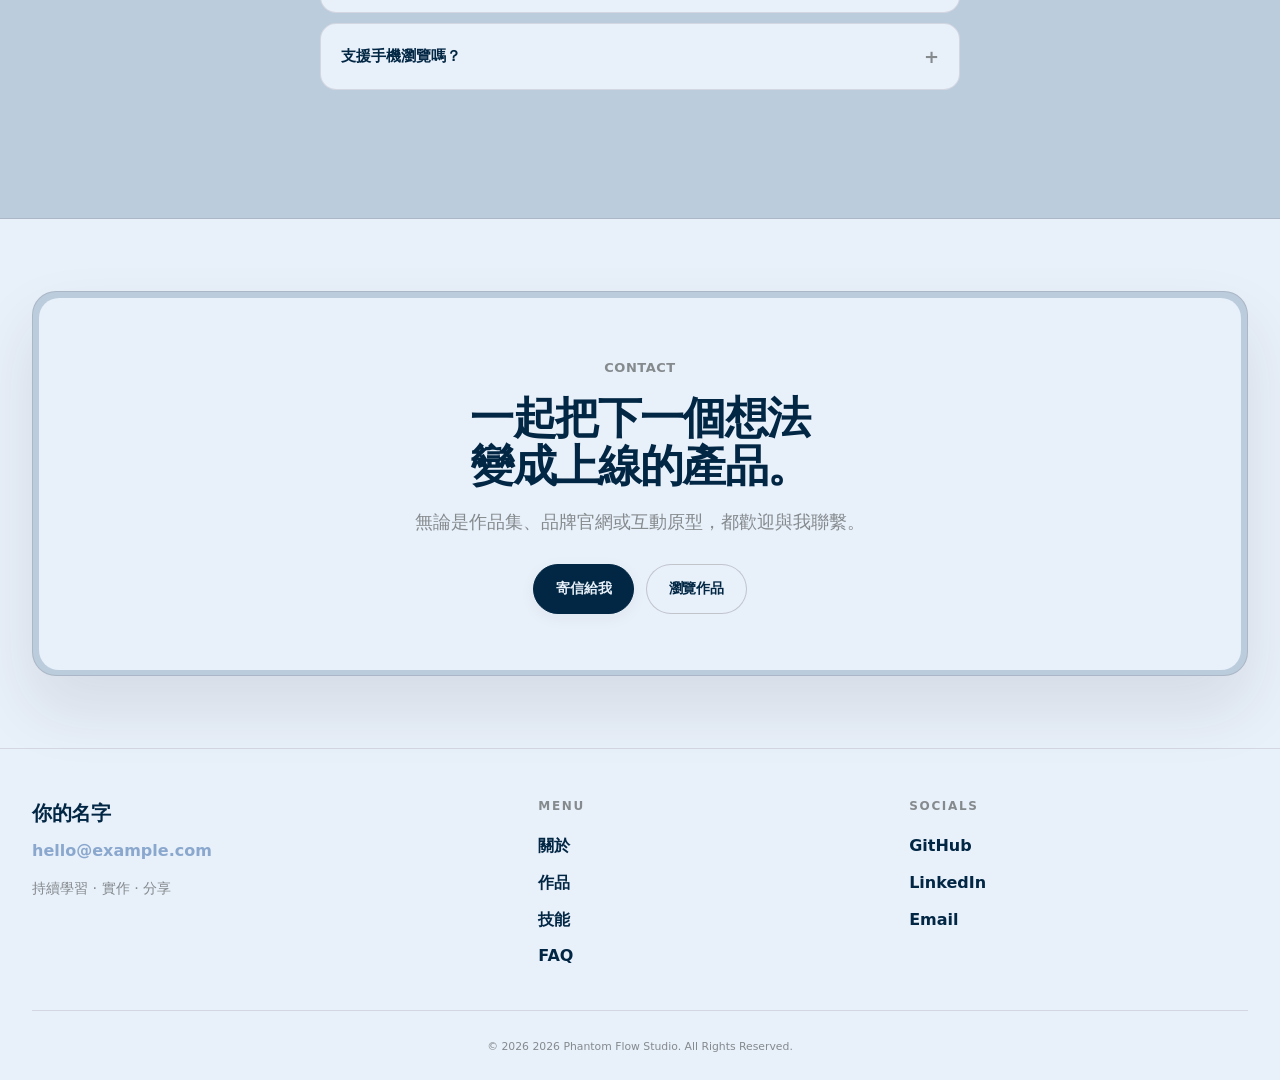
<file: 網頁設計.html>
<!DOCTYPE html>
<html lang="zh-Hant">
  <head>
    <meta charset="UTF-8" />
    <meta name="viewport" content="width=device-width, initial-scale=1.0" />
    <meta
      name="description"
      content="幻漓工作室" />
    <title>幻漓工作室</title>
    <link rel="preconnect" href="https://fonts.googleapis.com" />
    <link rel="preconnect" href="https://fonts.gstatic.com" crossorigin />
    
    <link rel="stylesheet" href="style.css" />
    <script src="script.js" defer></script>
  </head>
  <body>
    <!-- 可替換：網站標題、導覽文案、各區塊內容與連結 -->

   

    <header class="site-header">
      <div class="header-inner">
        <a class="logo" href="#hero" aria-label="回到頁首">Portfolio</a>

        <button
          type="button"
          class="nav-toggle"
          id="nav-toggle"
          aria-expanded="false"
          aria-controls="site-nav"
          aria-label="開啟選單"
        >
          <span class="nav-toggle-bar" aria-hidden="true"></span>
          <span class="nav-toggle-bar" aria-hidden="true"></span>
        </button>

        <nav class="site-nav" id="site-nav" aria-label="主要導覽">
          <ul class="nav-list">
            <li><a href="#about">工作室</a></li>
            <li><a href="#projects">專案</a></li>
            <li><a href="#skills">目標</a></li>
            <li><a href="#faq">FAQ</a></li>
          </ul>
        </nav>

        <div class="header-actions">
          <button
            type="button"
            class="theme-toggle"
            id="theme-toggle"
            aria-label="切換淺色或深色主題"
          ></button>
          <a class="btn btn--primary btn--sm header-cta" href="#footer">聯絡我</a>
        </div>
      </div>
    </header>

    <main id="main">
      <!-- Hero：居中標題 + 全寬預覽框（minitap 風格） -->
      <section id="hero" class="hero section">
        <div class="hero-bg" aria-hidden="true"></div>
        <div class="container hero-stack">
          <div class="hero-copy reveal">
            <p class="badge">
              <span class="badge-dot" aria-hidden="true"></span>
              幻漓工作室 — 個人工作室
            </p>
            <h1 class="hero-title">
              用設計與程式<br />
              <span class="hero-title-accent">把想法變成上線的體驗。</span>
            </h1>
            <p></p>本網站尚處於開發測試階段，部分功能與內容將持續更新優化。</p>
            </p>
            <div class="hero-actions">
              <a class="btn btn--primary" href="#projects">查看作品</a>
              <a class="btn btn--secondary" href="#about">了解更多</a>
            </div>
          </div>

          <div class="hero-demo reveal">
            <div class="demo-chip">
              <span class="demo-chip__dot" aria-hidden="true"></span>
              Live preview
            </div>
            <div class="browser-frame browser-frame--hero">
              <div class="browser-frame__bar">
                <span></span><span></span><span></span>
                <div class="browser-frame__url">portfolio.dev</div>
              </div>
              <div class="browser-frame__body browser-frame__body--hero">
                <div class="mock-hero-bar"></div>
                <div class="mock-grid">
                  <div class="mock-card mock-card--accent"></div>
                  <div class="mock-card"></div>
                  <div class="mock-card"></div>
                </div>
              </div>
            </div>
          </div>
        </div>
      </section>

      <!-- Logo 跑馬燈 -->
      <section class="marquee section-marquee" aria-label="技術與工具">
        <div class="container">
          <p class="marquee-label">Tech stack</p>
        </div>
        <div class="marquee-viewport" aria-hidden="true">
          <ul class="marquee-track">
            <li>HTML5</li>
            <li>CSS3</li>
            <li>JavaScript</li>
            <li>Python</li>
            <li>Figma</li>
            <li>Git</li>
            <li>Responsive</li>
            <li>Accessibility</li>
            <li>HTML5</li>
            <li>CSS3</li>
            <li>JavaScript</li>
            <li>Python</li>
            <li>Figma</li>
            <li>Git</li>
            <li>Responsive</li>
            <li>Accessibility</li>
          </ul>
        </div>
      </section>

      <!-- How it works：Tab 切換 -->
      <section id="how" class="section section-how">
        <div class="container">
          <header class="section-header section-header--center reveal">
            <p class="section-label">How it works</p>
            <h2>從發想到上線，<br />我如何完成一個作品。</h2>
          </header>

          <div class="tabs reveal" role="tablist" aria-label="工作流程">
            <button
              type="button"
              class="tabs__btn is-active"
              role="tab"
              id="tab-design"
              aria-selected="true"
              aria-controls="panel-design"
              data-tab="design"
            >
              設計
            </button>
            <button
              type="button"
              class="tabs__btn"
              role="tab"
              id="tab-build"
              aria-selected="false"
              aria-controls="panel-build"
              data-tab="build"
            >
              開發
            </button>
            <button
              type="button"
              class="tabs__btn"
              role="tab"
              id="tab-ship"
              aria-selected="false"
              aria-controls="panel-ship"
              data-tab="ship"
            >
              上線
            </button>
          </div>

          <div class="tab-panels reveal">
            <article
              class="tab-panel is-active"
              role="tabpanel"
              id="panel-design"
              aria-labelledby="tab-design"
              data-panel="design"
            >
              <div class="tab-panel__frame">
                <div class="mock-wireframe">
                  <div class="mock-wireframe__row">
                    <span></span><span></span><span></span>
                  </div>
                  <div class="mock-wireframe__block mock-wireframe__block--lg"></div>
                  <div class="mock-wireframe__cols">
                    <div></div><div></div><div></div>
                  </div>
                </div>
              </div>
              <p class="tab-panel__caption">釐清需求、建立版型與視覺層級</p>
            </article>
            <article
              class="tab-panel"
              role="tabpanel"
              id="panel-build"
              aria-labelledby="tab-build"
              data-panel="build"
              hidden
            >
              <div class="tab-panel__frame">
                <div class="mock-code">
                  <p><span class="mock-code__n">1</span><span class="mock-code__k">const</span> app = document.querySelector(<span class="mock-code__s">'.app'</span>);</p>
                  <p><span class="mock-code__n">2</span>app.classList.add(<span class="mock-code__s">'is-ready'</span>);</p>
                  <p><span class="mock-code__n">3</span><span class="mock-code__c">// 語意化 HTML + 模組化 CSS</span></p>
                </div>
              </div>
              <p class="tab-panel__caption">原生 HTML / CSS / JS，結構清晰可維護</p>
            </article>
            <article
              class="tab-panel"
              role="tabpanel"
              id="panel-ship"
              aria-labelledby="tab-ship"
              data-panel="ship"
              hidden
            >
              <div class="tab-panel__frame">
                <div class="mock-status">
                  <div class="mock-status__row mock-status__row--ok">
                    <span>RWD 檢查</span><span>通過</span>
                  </div>
                  <div class="mock-status__row mock-status__row--ok">
                    <span>可及性</span><span>通過</span>
                  </div>
                  <div class="mock-status__row">
                    <span>部署</span><span>Ready</span>
                  </div>
                </div>
              </div>
              <p class="tab-panel__caption">測試、優化，交付可上線的版本</p>
            </article>
          </div>
        </div>
      </section>

      <!-- Stats -->
      <section class="stats section" aria-label="重點數據">
        <div class="container">
          <ul class="stats-grid">
            <li class="stat-item reveal">
              <span class="stat-value">3+</span>
              <span class="stat-label">精選作品</span>
            </li>
            <li class="stat-item reveal">
              <span class="stat-value">6</span>
              <span class="stat-label">核心技能</span>
            </li>
            <li class="stat-item reveal">
              <span class="stat-value">3</span>
              <span class="stat-label">重要經歷</span>
            </li>
            <li class="stat-item reveal">
              <span class="stat-value">100%</span>
              <span class="stat-label">可及性優先</span>
            </li>
          </ul>
        </div>
      </section>

      <!-- Features：左右交替展示（minitap product 區塊） -->
      <section id="about" class="section section-features">
        <div class="container">
          <header class="section-header section-header--center reveal">
            <p class="section-label">Features</p>
            <h2>我如何把作品<br />從零做到可上線。</h2>
          </header>

          <div class="showcase-list">
            <article class="showcase-row reveal">
              <div class="showcase-copy">
                <p class="showcase-label">Semantic markup</p>
                <h3>用語意化結構，讓內容可被理解。</h3>
                <p>
                  我專注於語意化 HTML、可維護的 CSS 與穩健的 JavaScript，
                  喜歡在細節裡打磨質感，讓介面既好看也好用。
                </p>
                <ul class="pill-list">
                  <li>語意標籤</li>
                  <li>SEO 基礎</li>
                  <li>可及性優先</li>
                </ul>
              </div>
              <div class="showcase-panel">
                <div class="panel-card">
                  <p class="panel-card__tag">HTML</p>
                  <div class="mock-code mock-code--sm">
                    <p><span class="mock-code__n">1</span>&lt;<span class="mock-code__k">section</span> <span class="mock-code__a">aria-label</span>=<span class="mock-code__s">"作品"</span>&gt;</p>
                    <p><span class="mock-code__n">2</span>&nbsp;&nbsp;&lt;<span class="mock-code__k">h2</span>&gt;精選作品&lt;/<span class="mock-code__k">h2</span>&gt;</p>
                    <p><span class="mock-code__n">3</span>&lt;/<span class="mock-code__k">section</span>&gt;</p>
                  </div>
                </div>
              </div>
            </article>

            <article class="showcase-row showcase-row--reverse reveal">
              <div class="showcase-copy">
                <p class="showcase-label">Design systems</p>
                <h3>用設計系統，讓風格一致可擴充。</h3>
                <p>
                  從版型與元件設計到互動與可及性，我習慣以使用者為中心迭代，
                  並與設計、後端協作讓專案順利落地。
                </p>
                <ul class="pill-list">
                  <li>CSS 變數</li>
                  <li>元件化</li>
                  <li>響應式</li>
                </ul>
              </div>
              <div class="showcase-panel">
                <div class="panel-card">
                  <p class="panel-card__tag">CSS tokens</p>
                  <div class="mock-tokens">
                    <div><span>--color-purple</span><i></i></div>
                    <div><span>--color-plum</span><i></i></div>
                    <div><span>--radius</span><span class="mock-tokens__val">16px</span></div>
                  </div>
                </div>
              </div>
            </article>

            <article class="showcase-row reveal">
              <div class="showcase-copy">
                <p class="showcase-label">Interaction</p>
                <h3>用互動細節，提升使用體驗。</h3>
                <p>
                  相信好的介面是清晰、一致且可被理解的；
                  技術應服務於體驗，而非成為使用者的負擔。
                </p>
                <ul class="pill-list">
                  <li>平滑捲動</li>
                  <li>主題切換</li>
                  <li>捲動動效</li>
                </ul>
              </div>
              <div class="showcase-panel">
                <div class="panel-card">
                  <p class="panel-card__tag">Test run</p>
                  <div class="mock-checklist">
                    <div class="mock-checklist__item mock-checklist__item--ok">
                      <span>導覽列</span><span>0:04</span>
                    </div>
                    <div class="mock-checklist__item mock-checklist__item--ok">
                      <span>深淺色切換</span><span>0:09</span>
                    </div>
                    <div class="mock-checklist__item">
                      <span>手機選單</span><span>0:14</span>
                    </div>
                  </div>
                </div>
              </div>
            </article>
          </div>
        </div>
      </section>

      <!-- Projects -->
      <section id="projects" class="section section-projects">
        <div class="container">
          <header class="section-header reveal">
            <p class="section-label">Projects</p>
            <h2>精選作品</h2>
            <p class="section-lead">
              三個代表性專案；將下方標題、描述與圖片替換為你的真實作品。
            </p>
          </header>

          <div class="projects-grid">
            <article class="project-card reveal">
              <div class="project-thumb" role="img" aria-label="作品一預覽圖佔位"></div>
              <div class="project-body">
                <h3>響應式品牌官網</h3>
                <p>
                  以 Grid 與 Flex 打造多斷點版面，兼顧效能與可讀性，
                  並落實基礎 SEO 與無障礙標記。
                </p>
                <ul class="tags" aria-label="使用技術">
                  <li>HTML</li>
                  <li>CSS</li>
                  <li>JavaScript</li>
                </ul>
              </div>
            </article>

            <article class="project-card reveal">
              <div class="project-thumb project-thumb--alt" role="img" aria-label="作品二預覽圖佔位"></div>
              <div class="project-body">
                <h3>互動式儀表板</h3>
                <p>
                  資料視覺化與篩選互動，採模組化結構方便擴充，
                  並維持鍵盤操作與焦點順序清晰。
                </p>
                <ul class="tags" aria-label="使用技術">
                  <li>JavaScript</li>
                  <li>CSS</li>
                  <li>API</li>
                </ul>
              </div>
            </article>

            <article class="project-card reveal">
              <div class="project-thumb project-thumb--alt2" role="img" aria-label="作品三預覽圖佔位"></div>
              <div class="project-body">
                <h3>設計系統元件庫</h3>
                <p>
                  定義色彩、字級與間距權杖，統一按鈕、卡片與表單樣式，
                  讓團隊產出一致且可重複使用。
                </p>
                <ul class="tags" aria-label="使用技術">
                  <li>CSS</li>
                  <li>Design</li>
                  <li>Docs</li>
                </ul>
              </div>
            </article>
          </div>
        </div>
      </section>

      <!-- Skills：整合標籤牆 -->
      <section id="skills" class="section section-skills">
        <div class="container">
          <header class="section-header section-header--center reveal">
            <p class="section-label">Integrations</p>
            <h2>我使用的工具與技術</h2>
            <p class="section-lead">
              我擅長的技術棧與工具；可依你的履歷調整項目與排序。
            </p>
          </header>
          <ul class="integration-grid reveal">
            <li>HTML</li>
            <li>CSS</li>
            <li>JavaScript</li>
            <li>Python</li>
            <li>Git</li>
            <li>Figma</li>
            <li>RWD</li>
            <li>A11y</li>
          </ul>
        </div>
      </section>

      <!-- Experience -->
      <section id="experience" class="section section-experience">
        <div class="container">
          <header class="section-header reveal">
            <p class="section-label">Experience</p>
            <h2>經歷</h2>
            <p class="section-lead">
              比賽、檢定與活動紀錄；請替換為你的真實項目與日期。
            </p>
          </header>
          <ul class="experience-list">
            <li class="experience-item reveal">
              <div class="experience-item__meta">
                <span class="experience-index" aria-hidden="true">01</span>
                <time class="timeline-date" datetime="2024-05">2024 · 五月</time>
              </div>
              <div class="experience-item__body">
                <h3>全國網頁設計競賽 · 佳作</h3>
                <p>
                  與團隊完成單頁式作品，著重資訊層級與 RWD，
                  評審肯定互動細節與程式結構清晰度。
                </p>
              </div>
            </li>
            <li class="experience-item reveal">
              <div class="experience-item__meta">
                <span class="experience-index" aria-hidden="true">02</span>
                <time class="timeline-date" datetime="2023-11">2023 · 十一月</time>
              </div>
              <div class="experience-item__body">
                <h3>Python 能力檢定 · 通過</h3>
                <p>
                  熟練基礎語法、資料結構與檔案處理，
                  能將腳本思維應用在小型自動化與後端協作。
                </p>
              </div>
            </li>
            <li class="experience-item reveal">
              <div class="experience-item__meta">
                <span class="experience-index" aria-hidden="true">03</span>
                <time class="timeline-date" datetime="2023-03">2023 · 三月</time>
              </div>
              <div class="experience-item__body">
                <h3>校園黑客松 · 參與</h3>
                <p>
                  48 小時內從發想到原型，負責前端版型與動效，
                  練習在有限時間內溝通與取捨。
                </p>
              </div>
            </li>
          </ul>
        </div>
      </section>

      <!-- FAQ -->
      <section id="faq" class="section section-faq">
        <div class="container">
          <header class="section-header section-header--center reveal">
            <p class="section-label">FAQ</p>
            <h2>常見問題</h2>
          </header>
          <div class="faq-list reveal">
            <details class="faq-item" open>
              <summary>這個作品集是用什麼技術做的？</summary>
              <p>純原生 HTML、CSS、JavaScript，沒有使用 Tailwind 或 React 等框架，方便學習與維護。</p>
            </details>
            <details class="faq-item">
              <summary>可以切換深色模式嗎？</summary>
              <p>可以。點右上角的主題切換按鈕，或在不同裝置上依照系統偏好顯示。</p>
            </details>
            <details class="faq-item">
              <summary>如何替換成我自己的內容？</summary>
              <p>主要修改 index.html 裡的文字與連結；配色在 style.css 最上方的 CSS 變數區調整。</p>
            </details>
            <details class="faq-item">
              <summary>支援手機瀏覽嗎？</summary>
              <p>支援。全站採響應式設計，導覽列在手機上會收合為選單。</p>
            </details>
          </div>
        </div>
      </section>

      <!-- CTA -->
      <section class="cta-banner section" aria-label="行動呼籲">
        <div class="container">
          <div class="cta-frame reveal">
            <div class="cta-frame__inner">
              <p class="section-label">Contact</p>
              <h2>一起把下一個想法<br />變成上線的產品。</h2>
              <p class="section-lead">
                無論是作品集、品牌官網或互動原型，都歡迎與我聯繫。
              </p>
              <div class="cta-banner__actions">
                <a class="btn btn--primary" href="mailto:hello@example.com">寄信給我</a>
                <a class="btn btn--secondary" href="#projects">瀏覽作品</a>
              </div>
            </div>
          </div>
        </div>
      </section>
    </main>

    <footer id="footer" class="site-footer">
      <div class="container footer-grid reveal">
        <div class="footer-brand">
          <p class="footer-name">你的名字</p>
          <a class="footer-email" href="mailto:hello@example.com">hello@example.com</a>
          <p class="footer-tagline">持續學習 · 實作 · 分享</p>
        </div>

        <nav class="footer-nav" aria-label="頁尾導覽">
          <p class="footer-nav__title">Menu</p>
          <ul>
            <li><a href="#about">關於</a></li>
            <li><a href="#projects">作品</a></li>
            <li><a href="#skills">技能</a></li>
            <li><a href="#faq">FAQ</a></li>
          </ul>
        </nav>

        <div class="footer-social">
          <p class="footer-nav__title">Socials</p>
          <ul class="social-list" aria-label="社群連結">
            <li>
              <a href="https://github.com/" rel="noopener noreferrer" target="_blank">GitHub</a>
            </li>
            <li>
              <a href="https://www.linkedin.com/" rel="noopener noreferrer" target="_blank">LinkedIn</a>
            </li>
            <li>
              <a href="mailto:hello@example.com">Email</a>
            </li>
          </ul>
        </div>
      </div>
      <div class="container footer-bottom">
        <p class="copyright">
          <small>&copy; <span id="year"></span> 2026 Phantom Flow Studio. All Rights Reserved.</small>
        </p>
      </div>
    </footer>
  </body>
</html>
</file>
<file: style.css>
/* ===== CSS variables (themes) ===== */
/* Layout: minitap-style · Palette: #e3e4db · #cdcdcd · #aea4bf · #8f6593 · #3b252c */
:root {
    color-scheme: light;
    --color-cream: #e8f0fa;
    --color-gray: #cdcdcd;
    --color-lavender: #bccee4;
    --color-purple: #8aa8ce;
    --color-plum: #022744;
    --bg: var(--color-cream);
    --bg-elevated: #e8f0fa;
    --bg-soft: #bbccdc;
    --text: var(--color-plum);
    --text-muted: #858a8d;
    --accent: var(--color-purple);
    --accent-secondary: var(--color-lavender);
    --accent-soft: rgba(143, 101, 147, 0.12);
    --accent-secondary-soft: rgba(174, 164, 191, 0.14);
    --btn-primary-bg: var(--color-plum);
    --btn-primary-text: var(--color-cream);
    --border: rgba(59, 37, 44, 0.12);
    --color-border-strong: rgba(59, 37, 44, 0.22);
    --shadow: 0 24px 48px rgba(59, 37, 44, 0.08);
    --shadow-sm: 0 4px 16px rgba(59, 37, 44, 0.05);
    --shadow-lg: 0 32px 64px rgba(59, 37, 44, 0.1);
    --header-bg: rgba(227, 228, 219, 0.85);
    --dot-color: rgba(59, 37, 44, 0.08);
    --thumb-1: linear-gradient(135deg, #5c9bbe 0%, #afc0d4 100%);
    --thumb-2: linear-gradient(135deg, #5c9bbe 0%, #b7d9f4 100%);
    --thumb-3: linear-gradient(135deg, #b7d9f4 0%, #a0c0d8 100%);
    --radius: 16px;
    --radius-sm: 10px;
    --radius-pill: 999px;
    --font-sans: "Inter", system-ui, -apple-system, "Segoe UI", Roboto,
      "Helvetica Neue", Arial, sans-serif;
    --transition: 0.2s ease;
    --nav-height: 4rem;
    --section-gap: clamp(5rem, 10vw, 8rem);
  }
  
  html[data-theme="dark"] {
    color-scheme: dark;
    --bg: var(--color-plum);
    --bg-elevated: #4a3239;
    --bg-soft: #332028;
    --text: var(--color-cream);
    --text-muted: var(--color-gray);
    --accent: var(--color-purple);
    --accent-secondary: var(--color-lavender);
    --accent-soft: rgba(143, 101, 147, 0.16);
    --accent-secondary-soft: rgba(174, 164, 191, 0.14);
    --btn-primary-bg: var(--color-purple);
    --btn-primary-text: var(--color-cream);
    --border: rgba(227, 228, 219, 0.14);
    --color-border-strong: rgba(227, 228, 219, 0.24);
    --shadow: 0 24px 48px rgba(0, 0, 0, 0.28);
    --shadow-sm: 0 4px 16px rgba(0, 0, 0, 0.18);
    --shadow-lg: 0 32px 64px rgba(0, 0, 0, 0.36);
    --header-bg: rgba(59, 37, 44, 0.82);
    --dot-color: rgba(227, 228, 219, 0.06);
    --thumb-1: linear-gradient(135deg, #8f6593 0%, #6b4d6f 100%);
    --thumb-2: linear-gradient(135deg, #8f6593 0%, #aea4bf 100%);
    --thumb-3: linear-gradient(135deg, #aea4bf 0%, #cdcdcd 100%);
  }
  
  /* ===== Reset & base ===== */
  *,
  *::before,
  *::after {
    box-sizing: border-box;
  }
  
  * {
    margin: 0;
  }
  
  html {
    scroll-behavior: smooth;
  }
  
  @media (prefers-reduced-motion: reduce) {
    html {
      scroll-behavior: auto;
    }
  
    *,
    *::before,
    *::after {
      animation-duration: 0.01ms !important;
      animation-iteration-count: 1 !important;
      transition-duration: 0.01ms !important;
    }
  
    .reveal {
      opacity: 1 !important;
      transform: none !important;
    }
  }
  
  body {
    font-family: var(--font-sans);
    font-size: 1rem;
    line-height: 1.65;
    color: var(--text);
    background-color: var(--bg);
    min-height: 100vh;
    -webkit-font-smoothing: antialiased;
  }
  
  img {
    max-width: 100%;
    display: block;
  }
  
  a {
    color: inherit;
    text-decoration: none;
    transition: color var(--transition), opacity var(--transition),
      transform var(--transition), background var(--transition),
      border-color var(--transition);
  }
  
  ul {
    list-style: none;
    padding: 0;
  }
  
  button {
    font: inherit;
    cursor: pointer;
    border: none;
    background: none;
    color: inherit;
  }
  
  :focus-visible {
    outline: 2px solid var(--accent);
    outline-offset: 3px;
  }
  
  .skip-link {
    position: absolute;
    left: 1rem;
    top: -100%;
    padding: 0.5rem 1rem;
    background: var(--text);
    color: var(--bg-elevated);
    font-weight: 600;
    border-radius: var(--radius-sm);
    z-index: 1000;
    transition: top var(--transition);
  }
  
  .skip-link:focus {
    top: 1rem;
  }
  
  /* ===== Layout ===== */
  .container {
    width: min(100% - 2.5rem, 76rem);
    margin-inline: auto;
  }
  
  .section {
    padding-block: var(--section-gap);
  }
  
  .section-header {
    max-width: 42rem;
    margin-bottom: clamp(2.5rem, 5vw, 3.5rem);
  }
  
  .section-header--center {
    margin-inline: auto;
    text-align: center;
  }
  
  .section-label {
    display: inline-block;
    font-size: 0.8125rem;
    font-weight: 600;
    letter-spacing: 0.04em;
    text-transform: uppercase;
    color: var(--text-muted);
    margin-bottom: 1rem;
  }
  
  .section-header h2 {
    font-size: clamp(2rem, 5vw, 3rem);
    font-weight: 700;
    letter-spacing: -0.035em;
    line-height: 1.1;
    margin-bottom: 1rem;
  }
  
  .section-lead {
    color: var(--text-muted);
    font-size: clamp(1rem, 2vw, 1.125rem);
    max-width: 36rem;
  }
  
  .section-header--center .section-lead {
    margin-inline: auto;
  }
  
  /* ===== Buttons ===== */
  .btn {
    display: inline-flex;
    align-items: center;
    justify-content: center;
    gap: 0.5rem;
    padding: 0.75rem 1.35rem;
    font-size: 0.875rem;
    font-weight: 600;
    border-radius: var(--radius-pill);
    border: 1px solid transparent;
    white-space: nowrap;
    letter-spacing: -0.01em;
  }
  
  .btn--primary {
    background: var(--btn-primary-bg);
    color: var(--btn-primary-text);
    border-color: var(--btn-primary-bg);
    box-shadow: var(--shadow-sm);
  }
  
  .btn--primary:hover {
    opacity: 0.88;
    transform: translateY(-1px);
  }
  
  .btn--secondary {
    background: var(--bg-elevated);
    color: var(--text);
    border-color: var(--color-border-strong);
  }
  
  .btn--secondary:hover {
    border-color: var(--text);
    transform: translateY(-1px);
  }
  
  .btn--sm {
    padding: 0.55rem 1.1rem;
    font-size: 0.8125rem;
  }
  
  /* ===== Header & nav ===== */
  .site-header {
    position: sticky;
    top: 0;
    z-index: 100;
    background: var(--header-bg);
    backdrop-filter: blur(16px);
    -webkit-backdrop-filter: blur(16px);
    border-bottom: 1px solid var(--border);
  }
  
  .header-inner {
    display: flex;
    align-items: center;
    justify-content: space-between;
    gap: 1rem;
    width: min(100% - 2.5rem, 76rem);
    margin-inline: auto;
    min-height: var(--nav-height);
  }
  
  .logo {
    font-weight: 700;
    font-size: 1rem;
    letter-spacing: -0.03em;
    color: var(--text);
    flex-shrink: 0;
  }
  
  .logo:hover {
    opacity: 0.7;
  }
  
  .header-actions {
    display: flex;
    align-items: center;
    gap: 0.5rem;
    flex-shrink: 0;
  }
  
  .header-cta {
    display: none;
  }
  
  .nav-toggle {
    display: flex;
    flex-direction: column;
    justify-content: center;
    gap: 6px;
    width: 2.75rem;
    height: 2.75rem;
    padding: 0.5rem;
    border-radius: var(--radius-sm);
    margin-left: auto;
  }
  
  .nav-toggle:hover {
    background: var(--accent-soft);
  }
  
  .nav-toggle-bar {
    display: block;
    height: 2px;
    width: 100%;
    background: var(--text);
    border-radius: 1px;
    transition: transform var(--transition), opacity var(--transition);
  }
  
  .site-header.is-open .nav-toggle-bar:first-child {
    transform: translateY(4px) rotate(45deg);
  }
  
  .site-header.is-open .nav-toggle-bar:last-child {
    transform: translateY(-4px) rotate(-45deg);
  }
  
  .site-nav {
    position: fixed;
    inset: var(--nav-height) 0 auto 0;
    background: var(--bg-elevated);
    border-bottom: 1px solid var(--border);
    padding: 1.25rem 1.5rem 1.5rem;
    transform: translateY(-100%);
    opacity: 0;
    visibility: hidden;
    transition: transform var(--transition), opacity var(--transition),
      visibility var(--transition);
    box-shadow: var(--shadow);
  }
  
  .site-header.is-open .site-nav {
    transform: translateY(0);
    opacity: 1;
    visibility: visible;
  }
  
  .nav-list {
    display: flex;
    flex-direction: column;
    gap: 0.25rem;
  }
  
  .nav-list a {
    display: block;
    padding: 0.5rem 0.75rem;
    border-radius: var(--radius-sm);
    color: var(--text-muted);
    font-weight: 500;
    font-size: 0.875rem;
  }
  
  .nav-list a:hover {
    background: var(--bg-soft);
    color: var(--text);
  }
  
  .theme-toggle {
    flex-shrink: 0;
    width: 2.75rem;
    height: 2.75rem;
    border-radius: 50%;
    border: 1px solid var(--border);
    display: grid;
    place-items: center;
    transition: background var(--transition), border-color var(--transition),
      transform var(--transition);
  }
  
  .theme-toggle::before {
    content: "";
    width: 1rem;
    height: 1rem;
    border-radius: 50%;
    background: conic-gradient(
      var(--accent) 0deg,
      var(--accent-secondary) 120deg,
      var(--text-muted) 240deg,
      var(--bg-elevated) 360deg
    );
    box-shadow: inset 0 0 0 2px var(--bg-elevated);
  }
  
  .theme-toggle:hover {
    background: var(--accent-soft);
    transform: scale(1.05);
  }
  
  @media (min-width: 768px) {
    .nav-toggle {
      display: none;
    }
  
    .header-cta {
      display: inline-flex;
    }
  
    .site-nav {
      position: static;
      inset: auto;
      padding: 0;
      transform: none;
      opacity: 1;
      visibility: visible;
      background: transparent;
      border: none;
      box-shadow: none;
      flex: 1;
      display: flex;
      justify-content: center;
    }
  
    .nav-list {
      flex-direction: row;
      flex-wrap: wrap;
      justify-content: center;
      gap: 0.25rem;
    }
  
    .nav-list a:hover {
      transform: translateY(-1px);
    }
  
    .header-inner {
      display: grid;
      grid-template-columns: auto 1fr auto;
      align-items: center;
    }
  }
  
  /* ===== Hero (minitap: centered + full demo) ===== */
  .hero {
    position: relative;
    padding-block: clamp(3rem, 9vw, 5rem) clamp(2rem, 5vw, 2.5rem);
    overflow: hidden;
  }
  
  .hero-bg {
    position: absolute;
    inset: 0;
    background-image: radial-gradient(
      circle at 1px 1px,
      var(--dot-color) 1px,
      transparent 0
    );
    background-size: 22px 22px;
    mask-image: radial-gradient(ellipse 90% 80% at 50% -10%, black 15%, transparent 72%);
    -webkit-mask-image: radial-gradient(
      ellipse 90% 80% at 50% -10%,
      black 15%,
      transparent 72%
    );
    pointer-events: none;
  }
  
  .hero-stack {
    position: relative;
    z-index: 1;
    display: flex;
    flex-direction: column;
    align-items: center;
    gap: clamp(2.5rem, 6vw, 3.5rem);
  }
  
  .hero-copy {
    max-width: 46rem;
    text-align: center;
  }
  
  .badge {
    display: inline-flex;
    align-items: center;
    gap: 0.5rem;
    padding: 0.35rem 0.85rem 0.35rem 0.65rem;
    margin-bottom: 1.5rem;
    font-size: 0.8125rem;
    font-weight: 500;
    color: var(--text-muted);
    background: var(--bg-elevated);
    border: 1px solid var(--border);
    border-radius: var(--radius-pill);
    box-shadow: var(--shadow-sm);
  }
  
  .badge-dot {
    width: 0.45rem;
    height: 0.45rem;
    border-radius: 50%;
    background: var(--accent);
    flex-shrink: 0;
  }
  
  .hero-title {
    font-size: clamp(2.75rem, 8vw, 4.75rem);
    font-weight: 700;
    letter-spacing: -0.048em;
    line-height: 1.02;
    margin-bottom: 1.25rem;
  }
  
  .hero-title-accent {
    color: var(--accent);
  }
  
  .hero-slogan {
    font-size: clamp(1.05rem, 2vw, 1.15rem);
    color: var(--text-muted);
    margin-inline: auto;
    margin-bottom: 2rem;
    max-width: 34rem;
    line-height: 1.75;
  }
  
  .hero-actions {
    display: flex;
    flex-wrap: wrap;
    gap: 0.75rem;
    justify-content: center;
  }
  
  .hero-demo {
    width: min(100%, 56rem);
  }
  
  .demo-chip {
    display: inline-flex;
    align-items: center;
    gap: 0.45rem;
    margin-bottom: 0.75rem;
    padding: 0.35rem 0.75rem;
    font-size: 0.75rem;
    font-weight: 600;
    color: var(--text-muted);
    background: var(--bg-elevated);
    border: 1px solid var(--border);
    border-radius: var(--radius-pill);
  }
  
  .demo-chip__dot {
    width: 0.4rem;
    height: 0.4rem;
    border-radius: 50%;
    background: #5cb87a;
  }
  
  .browser-frame {
    border: 1px solid var(--border);
    border-radius: calc(var(--radius) + 6px);
    background: var(--bg-elevated);
    box-shadow: var(--shadow-lg);
    overflow: hidden;
  }
  
  .browser-frame--hero {
    border-radius: calc(var(--radius) + 10px);
  }
  
  .browser-frame__bar {
    display: flex;
    align-items: center;
    gap: 0.4rem;
    padding: 0.75rem 1rem;
    border-bottom: 1px solid var(--border);
    background: var(--bg-soft);
  }
  
  .browser-frame__bar span {
    width: 0.65rem;
    height: 0.65rem;
    border-radius: 50%;
    background: var(--color-border-strong);
  }
  
  .browser-frame__url {
    flex: 1;
    margin-left: 0.5rem;
    padding: 0.35rem 0.75rem;
    font-size: 0.75rem;
    color: var(--text-muted);
    background: var(--bg-elevated);
    border: 1px solid var(--border);
    border-radius: var(--radius-sm);
    text-align: center;
  }
  
  .browser-frame__body--hero {
    padding: clamp(1.25rem, 3vw, 2rem);
    min-height: 14rem;
  }
  
  .mock-hero-bar {
    height: 1.5rem;
    width: 40%;
    border-radius: var(--radius-pill);
    background: var(--bg-soft);
    margin-bottom: 1.25rem;
  }
  
  .mock-grid {
    display: grid;
    grid-template-columns: repeat(3, 1fr);
    gap: 0.85rem;
  }
  
  .mock-card {
    aspect-ratio: 16 / 11;
    border-radius: var(--radius-sm);
    border: 1px solid var(--border);
    background: linear-gradient(160deg, var(--bg-soft), var(--bg-elevated));
  }
  
  .mock-card--accent {
    background: var(--thumb-1);
    border-color: transparent;
  }
  
  /* ===== Marquee ===== */
  .section-marquee {
    padding-block: 0 clamp(2.5rem, 6vw, 4rem);
  }
  
  .marquee-label {
    text-align: center;
    font-size: 0.8125rem;
    font-weight: 600;
    letter-spacing: 0.06em;
    text-transform: uppercase;
    color: var(--text-muted);
    margin-bottom: 1.25rem;
  }
  
  .marquee-viewport {
    overflow: hidden;
    mask-image: linear-gradient(
      90deg,
      transparent,
      black 12%,
      black 88%,
      transparent
    );
    -webkit-mask-image: linear-gradient(
      90deg,
      transparent,
      black 12%,
      black 88%,
      transparent
    );
  }
  
  .marquee-track {
    display: flex;
    gap: 0.75rem;
    width: max-content;
    animation: marquee 28s linear infinite;
  }
  
  .marquee-track li {
    flex-shrink: 0;
    padding: 0.55rem 1.1rem;
    font-size: 0.875rem;
    font-weight: 600;
    color: var(--text-muted);
    background: var(--bg-elevated);
    border: 1px solid var(--border);
    border-radius: var(--radius-pill);
  }
  
  @keyframes marquee {
    from {
      transform: translateX(0);
    }
    to {
      transform: translateX(-50%);
    }
  }
  
  @media (prefers-reduced-motion: reduce) {
    .marquee-track {
      animation: none;
      flex-wrap: wrap;
      justify-content: center;
      width: auto;
      max-width: 40rem;
      margin-inline: auto;
    }
  }
  
  /* ===== Tabs (How it works) ===== */
  .section-how {
    background: var(--bg-soft);
    border-block: 1px solid var(--border);
  }
  
  .tabs {
    display: flex;
    flex-wrap: wrap;
    justify-content: center;
    gap: 0.5rem;
    margin-bottom: 1.5rem;
  }
  
  .tabs__btn {
    padding: 0.55rem 1.15rem;
    font-size: 0.875rem;
    font-weight: 600;
    color: var(--text-muted);
    background: var(--bg-elevated);
    border: 1px solid var(--border);
    border-radius: var(--radius-pill);
    transition: background var(--transition), color var(--transition),
      border-color var(--transition);
  }
  
  .tabs__btn:hover {
    color: var(--text);
    border-color: var(--color-border-strong);
  }
  
  .tabs__btn.is-active {
    color: var(--btn-primary-text);
    background: var(--btn-primary-bg);
    border-color: var(--btn-primary-bg);
  }
  
  .tab-panels {
    max-width: 52rem;
    margin-inline: auto;
  }
  
  .tab-panel {
    display: none;
  }
  
  .tab-panel.is-active {
    display: block;
  }
  
  .tab-panel__frame {
    border: 1px solid var(--border);
    border-radius: calc(var(--radius) + 4px);
    background: var(--bg-elevated);
    box-shadow: var(--shadow);
    padding: clamp(1.25rem, 3vw, 2rem);
    min-height: 14rem;
  }
  
  .tab-panel__caption {
    margin-top: 1rem;
    text-align: center;
    font-size: 0.875rem;
    color: var(--text-muted);
  }
  
  .mock-wireframe__row {
    display: flex;
    gap: 0.5rem;
    margin-bottom: 1rem;
  }
  
  .mock-wireframe__row span {
    width: 2rem;
    height: 0.5rem;
    border-radius: var(--radius-pill);
    background: var(--bg-soft);
  }
  
  .mock-wireframe__block {
    height: 0.75rem;
    border-radius: var(--radius-pill);
    background: var(--bg-soft);
    margin-bottom: 1rem;
  }
  
  .mock-wireframe__block--lg {
    height: 2.5rem;
    width: 55%;
  }
  
  .mock-wireframe__cols {
    display: grid;
    grid-template-columns: repeat(3, 1fr);
    gap: 0.75rem;
  }
  
  .mock-wireframe__cols div {
    aspect-ratio: 4 / 3;
    border-radius: var(--radius-sm);
    border: 1px dashed var(--border);
    background: var(--bg-soft);
  }
  
  .mock-code {
    font-family: ui-monospace, "Cascadia Code", "Consolas", monospace;
    font-size: 0.8125rem;
    line-height: 1.7;
  }
  
  .mock-code__n {
    display: inline-block;
    width: 1.5rem;
    color: var(--text-muted);
    user-select: none;
  }
  
  .mock-code__k {
    color: var(--accent);
  }
  
  .mock-code__s {
    color: var(--accent-secondary);
  }
  
  .mock-code__a {
    color: var(--text-muted);
  }
  
  .mock-code__c {
    color: var(--text-muted);
  }
  
  .mock-status {
    display: grid;
    gap: 0.65rem;
  }
  
  .mock-status__row {
    display: flex;
    justify-content: space-between;
    align-items: center;
    padding: 0.85rem 1rem;
    border-radius: var(--radius-sm);
    border: 1px solid var(--border);
    background: var(--bg-soft);
    font-size: 0.875rem;
    font-weight: 600;
  }
  
  .mock-status__row--ok span:last-child {
    color: #5cb87a;
  }
  
  /* ===== Feature showcase rows ===== */
  .section-features {
    background: var(--bg);
  }
  
  .showcase-list {
    display: flex;
    flex-direction: column;
    gap: clamp(3rem, 8vw, 5rem);
  }
  
  .showcase-row {
    display: grid;
    gap: 2rem;
    align-items: center;
  }
  
  .showcase-label {
    font-size: 0.8125rem;
    font-weight: 600;
    letter-spacing: 0.04em;
    text-transform: uppercase;
    color: var(--accent);
    margin-bottom: 0.85rem;
  }
  
  .showcase-copy h3 {
    font-size: clamp(1.5rem, 3vw, 2rem);
    font-weight: 700;
    letter-spacing: -0.03em;
    line-height: 1.15;
    margin-bottom: 1rem;
  }
  
  .showcase-copy p {
    color: var(--text-muted);
    margin-bottom: 1.25rem;
    max-width: 34rem;
  }
  
  .pill-list {
    display: flex;
    flex-wrap: wrap;
    gap: 0.5rem;
  }
  
  .pill-list li {
    font-size: 0.8125rem;
    font-weight: 600;
    padding: 0.35rem 0.75rem;
    border-radius: var(--radius-pill);
    background: var(--accent-soft);
    color: var(--accent);
  }
  
  .showcase-panel {
    min-width: 0;
  }
  
  .panel-card {
    border: 1px solid var(--border);
    border-radius: calc(var(--radius) + 4px);
    background: var(--bg-elevated);
    box-shadow: var(--shadow);
    padding: 1.25rem;
    overflow: hidden;
  }
  
  .panel-card__tag {
    font-size: 0.6875rem;
    font-weight: 700;
    letter-spacing: 0.1em;
    text-transform: uppercase;
    color: var(--text-muted);
    margin-bottom: 1rem;
  }
  
  .mock-code--sm {
    font-size: 0.75rem;
  }
  
  .mock-tokens {
    display: grid;
    gap: 0.65rem;
  }
  
  .mock-tokens div {
    display: flex;
    align-items: center;
    justify-content: space-between;
    gap: 1rem;
    padding: 0.65rem 0.85rem;
    border-radius: var(--radius-sm);
    border: 1px solid var(--border);
    background: var(--bg-soft);
    font-size: 0.8125rem;
    font-family: ui-monospace, monospace;
  }
  
  .mock-tokens i {
    display: block;
    width: 1.25rem;
    height: 1.25rem;
    border-radius: 4px;
    background: var(--accent);
  }
  
  .mock-tokens__val {
    color: var(--text-muted);
  }
  
  .mock-checklist {
    display: grid;
    gap: 0.5rem;
  }
  
  .mock-checklist__item {
    display: flex;
    justify-content: space-between;
    padding: 0.75rem 0.85rem;
    border-radius: var(--radius-sm);
    border: 1px solid var(--border);
    background: var(--bg-soft);
    font-size: 0.8125rem;
    font-weight: 600;
  }
  
  .mock-checklist__item--ok span:first-child::before {
    content: "✓ ";
    color: #5cb87a;
  }
  
  @media (min-width: 900px) {
    .showcase-row {
      grid-template-columns: 1fr 1fr;
      gap: clamp(2rem, 5vw, 4rem);
    }
  
    .showcase-row--reverse .showcase-copy {
      order: 2;
    }
  
    .showcase-row--reverse .showcase-panel {
      order: 1;
    }
  }
  
  /* ===== Integration grid ===== */
  .integration-grid {
    display: flex;
    flex-wrap: wrap;
    justify-content: center;
    gap: 0.65rem;
    max-width: 42rem;
    margin-inline: auto;
  }
  
  .integration-grid li {
    padding: 0.65rem 1.15rem;
    font-size: 0.875rem;
    font-weight: 600;
    color: var(--text);
    background: var(--bg-elevated);
    border: 1px solid var(--border);
    border-radius: var(--radius-pill);
    box-shadow: var(--shadow-sm);
    transition: transform var(--transition), border-color var(--transition);
  }
  
  .integration-grid li:hover {
    transform: translateY(-2px);
    border-color: var(--color-border-strong);
  }
  
  /* ===== FAQ ===== */
  .section-faq {
    background: var(--bg-soft);
    border-block: 1px solid var(--border);
  }
  
  .faq-list {
    max-width: 40rem;
    margin-inline: auto;
    display: grid;
    gap: 0.65rem;
  }
  
  .faq-item {
    border: 1px solid var(--border);
    border-radius: var(--radius);
    background: var(--bg-elevated);
    overflow: hidden;
  }
  
  .faq-item summary {
    padding: 1.1rem 1.25rem;
    font-weight: 600;
    font-size: 0.9375rem;
    cursor: pointer;
    list-style: none;
    display: flex;
    align-items: center;
    justify-content: space-between;
    gap: 1rem;
  }
  
  .faq-item summary::-webkit-details-marker {
    display: none;
  }
  
  .faq-item summary::after {
    content: "+";
    font-size: 1.125rem;
    color: var(--text-muted);
    flex-shrink: 0;
  }
  
  .faq-item[open] summary::after {
    content: "−";
  }
  
  .faq-item p {
    padding: 0 1.25rem 1.15rem;
    color: var(--text-muted);
    font-size: 0.9375rem;
    line-height: 1.65;
  }
  
  /* ===== CTA frame ===== */
  .cta-frame {
    border: 1px solid var(--border);
    border-radius: calc(var(--radius) + 8px);
    padding: 0.35rem;
    background: var(--bg-soft);
    box-shadow: var(--shadow-lg);
  }
  
  .cta-frame__inner {
    padding: clamp(2rem, 5vw, 3.5rem);
    border-radius: calc(var(--radius) + 4px);
    background: var(--bg-elevated);
    text-align: center;
  }
  
  .cta-frame__inner .section-lead {
    margin-inline: auto;
    margin-bottom: 1.75rem;
  }
  
  .cta-frame__inner h2 {
    font-size: clamp(1.75rem, 4vw, 2.75rem);
    font-weight: 700;
    letter-spacing: -0.035em;
    line-height: 1.1;
    margin-bottom: 1rem;
  }
  
  .cta-banner__actions {
    display: flex;
    flex-wrap: wrap;
    gap: 0.75rem;
    justify-content: center;
  }
  
  /* ===== Stats ===== */
  .stats {
    padding-block: 0 clamp(2rem, 5vw, 3rem);
  }
  
  .stats-grid {
    display: grid;
    grid-template-columns: repeat(2, 1fr);
    gap: 1rem;
  }
  
  .stat-item {
    padding: 1.5rem 1.25rem;
    border-radius: var(--radius);
    border: 1px solid var(--border);
    background: var(--bg-elevated);
    text-align: center;
    box-shadow: var(--shadow-sm);
    transition: transform var(--transition), border-color var(--transition);
  }
  
  .stat-item:hover {
    transform: translateY(-2px);
    border-color: var(--color-border-strong);
  }
  
  .stat-value {
    display: block;
    font-size: clamp(2rem, 5vw, 2.5rem);
    font-weight: 700;
    letter-spacing: -0.04em;
    line-height: 1;
    margin-bottom: 0.5rem;
    color: var(--accent);
  }
  
  .stat-label {
    display: block;
    font-size: 0.875rem;
    font-weight: 600;
    color: var(--text-muted);
  }
  
  @media (min-width: 768px) {
    .stats-grid {
      grid-template-columns: repeat(4, 1fr);
    }
  }
  
  /* ===== About / Features (legacy cards removed) ===== */
  
  /* ===== Projects ===== */
  .projects-grid {
    display: grid;
    grid-template-columns: repeat(auto-fit, minmax(min(100%, 300px), 1fr));
    gap: 1.5rem;
  }
  
  .project-card {
    display: flex;
    flex-direction: column;
    border-radius: var(--radius);
    border: 1px solid var(--border);
    background: var(--bg-elevated);
    overflow: hidden;
    transition: transform var(--transition), border-color var(--transition),
      box-shadow var(--transition);
  }
  
  .project-card:hover {
    transform: translateY(-4px);
    border-color: var(--color-border-strong);
    box-shadow: var(--shadow);
  }
  
  .project-thumb {
    aspect-ratio: 16 / 10;
    background: var(--thumb-1);
  }
  
  .project-thumb--alt {
    background: var(--thumb-2);
  }
  
  .project-thumb--alt2 {
    background: var(--thumb-3);
  }
  
  .project-body {
    padding: 1.5rem 1.6rem 1.75rem;
    display: flex;
    flex-direction: column;
    gap: 0.75rem;
    flex: 1;
  }
  
  .project-body h3 {
    font-size: 1.3rem;
    font-weight: 800;
    letter-spacing: -0.02em;
  }
  
  .project-body p {
    color: var(--text-muted);
    font-size: 0.9375rem;
    flex: 1;
  }
  
  .tags {
    display: flex;
    flex-wrap: wrap;
    gap: 0.45rem;
  }
  
  .tags li {
    font-size: 0.75rem;
    font-weight: 600;
    padding: 0.3rem 0.7rem;
    border-radius: var(--radius-pill);
    background: var(--accent-soft);
    color: var(--accent);
    border: 1px solid transparent;
  }
  
  /* ===== Skills ===== */
  .section-skills {
    background: var(--bg);
  }
  
  /* ===== Experience ===== */
  .experience-list {
    display: flex;
    flex-direction: column;
    gap: 1.25rem;
  }
  
  .experience-item {
    display: grid;
    gap: 1.25rem;
    padding: 1.75rem;
    border-radius: var(--radius);
    border: 1px solid var(--border);
    background: var(--bg-elevated);
    transition: transform var(--transition), border-color var(--transition);
  }
  
  .experience-item:hover {
    transform: translateX(4px);
    border-color: var(--color-border-strong);
  }
  
  .experience-item__meta {
    display: flex;
    align-items: center;
    gap: 1rem;
  }
  
  .experience-index {
    font-size: 0.75rem;
    font-weight: 600;
    letter-spacing: 0.06em;
    color: var(--text-muted);
  }
  
  .timeline-date {
    font-size: 0.8125rem;
    font-weight: 700;
    color: var(--text-muted);
    letter-spacing: 0.04em;
  }
  
  .experience-item__body h3 {
    font-size: 1.2rem;
    font-weight: 800;
    letter-spacing: -0.02em;
    margin-bottom: 0.5rem;
  }  
  
  .experience-item__body p {
    color: var(--text-muted);
    font-size: 0.975rem;
  }
  
  @media (min-width: 768px) {
    .experience-item {
      grid-template-columns: 10rem 1fr;
      align-items: start;
      padding: 2rem 2.25rem;
    }
  
    .experience-item__meta {
      flex-direction: column;
      align-items: flex-start;
      gap: 0.5rem;
    }
  }
  
  /* ===== CTA Banner ===== */
  .cta-banner {
    padding-block: clamp(3rem, 7vw, 4.5rem);
  }
  
  /* ===== Footer ===== */
  .site-footer {
    border-top: 1px solid var(--border);
    background: var(--bg-elevated);
    padding-block: 3rem 1.5rem;
  }
  
  .footer-grid {
    display: grid;
    gap: 2.5rem;
    margin-bottom: 2.5rem;
  }
  
  .footer-name {
    font-weight: 800;
    font-size: 1.25rem;
    letter-spacing: -0.02em;
    margin-bottom: 0.5rem;
  }
  
  .footer-email {
    display: inline-block;
    font-weight: 600;
    color: var(--accent);
    margin-bottom: 0.75rem;
  }
  
  .footer-email:hover {
    color: var(--text);
  }
  
  .footer-tagline {
    color: var(--text-muted);
    font-size: 0.9rem;
  }
  
  .footer-nav__title {
    font-size: 0.75rem;
    font-weight: 700;
    letter-spacing: 0.14em;
    text-transform: uppercase;
    color: var(--text-muted);
    margin-bottom: 1rem;
  }
  
  .footer-nav ul,
  .social-list {
    display: flex;
    flex-direction: column;
    gap: 0.65rem;
  }
  
  .footer-nav a,
  .social-list a {
    font-weight: 600;
    color: var(--text);
  }
  
  .footer-nav a:hover,
  .social-list a:hover {
    color: var(--accent);
  }
  
  .footer-bottom {
    padding-top: 1.5rem;
    border-top: 1px solid var(--border);
    text-align: center;
  }
  
  .copyright {
    color: var(--text-muted);
    font-size: 0.8125rem;
  }
  
  @media (min-width: 768px) {
    .footer-grid {
      grid-template-columns: 1.4fr 1fr 1fr;
      gap: 2rem;
    }
  }
  
  /* ===== Reveal on scroll ===== */
  .reveal {
    opacity: 0;
    transform: translateY(20px);
    transition: opacity 0.65s ease, transform 0.65s ease;
  }
  
  .reveal.is-visible {
    opacity: 1;
    transform: translateY(0);
  }
</file>
